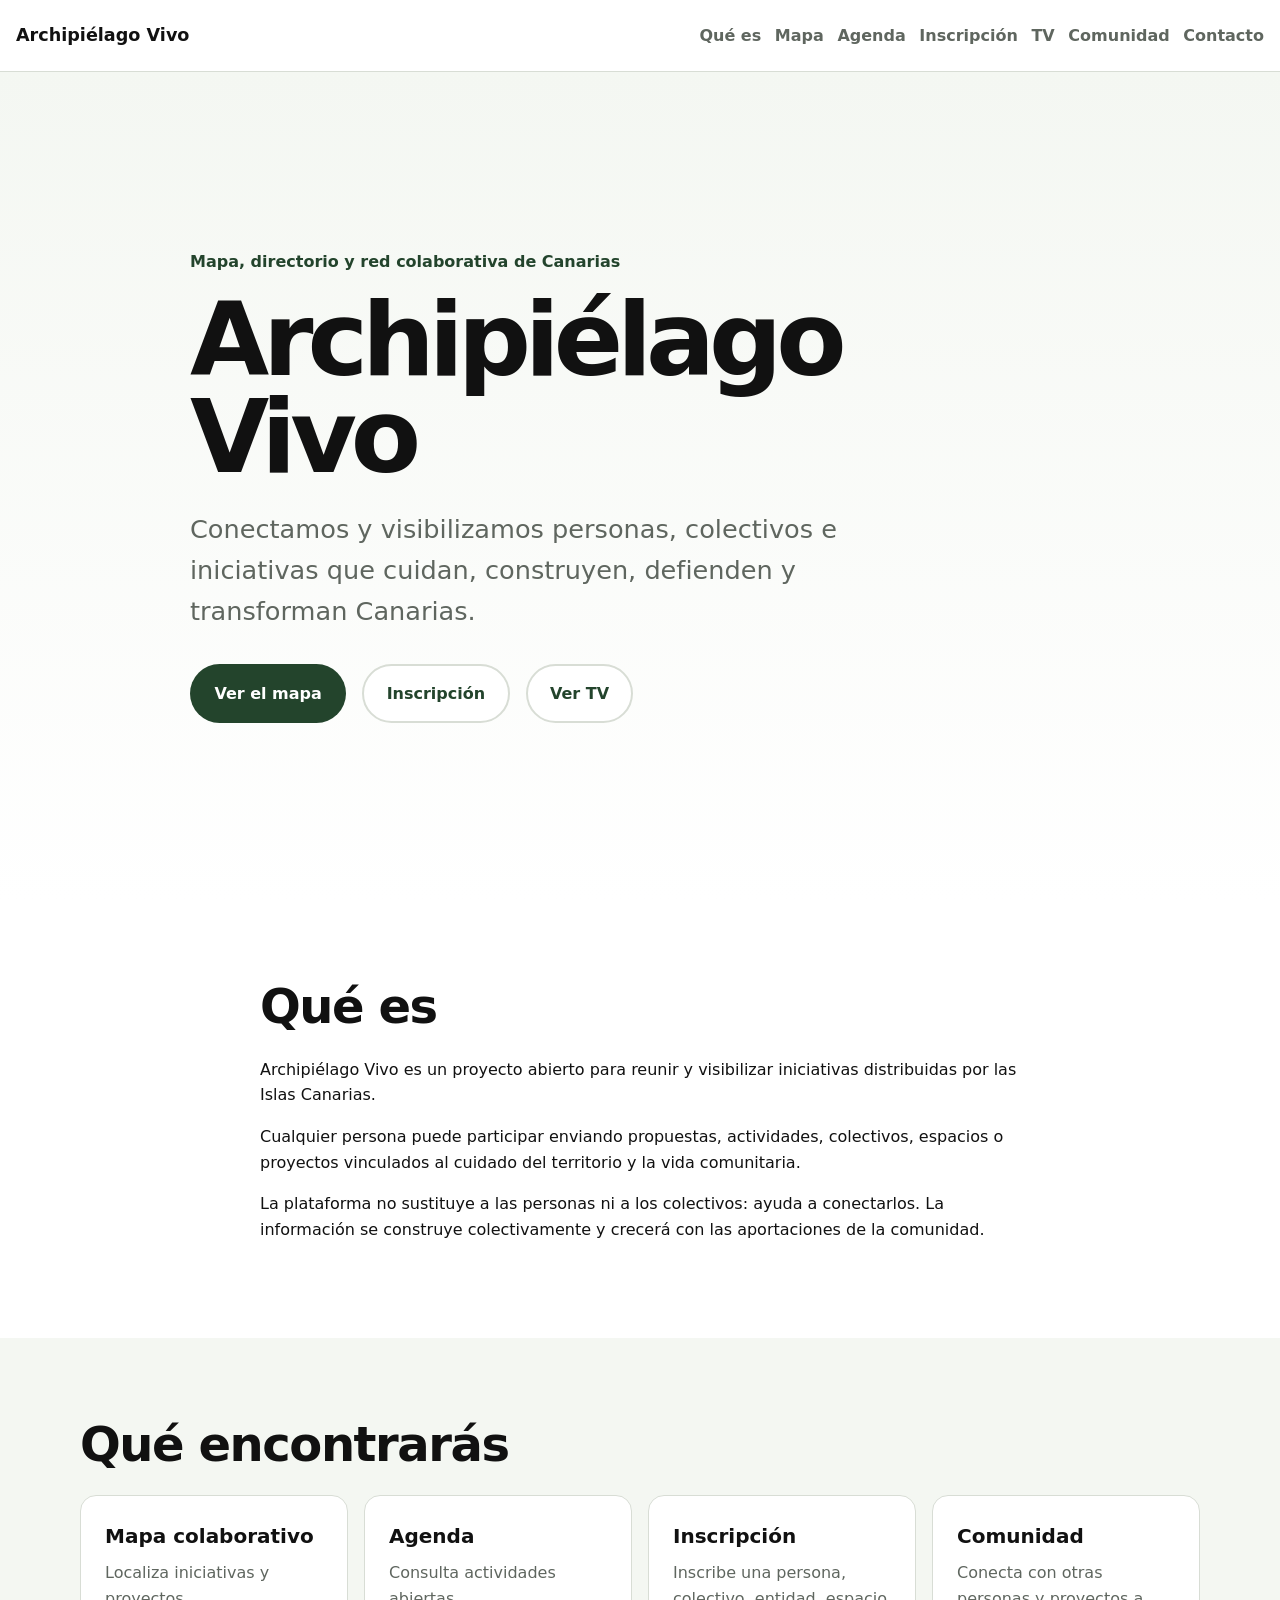
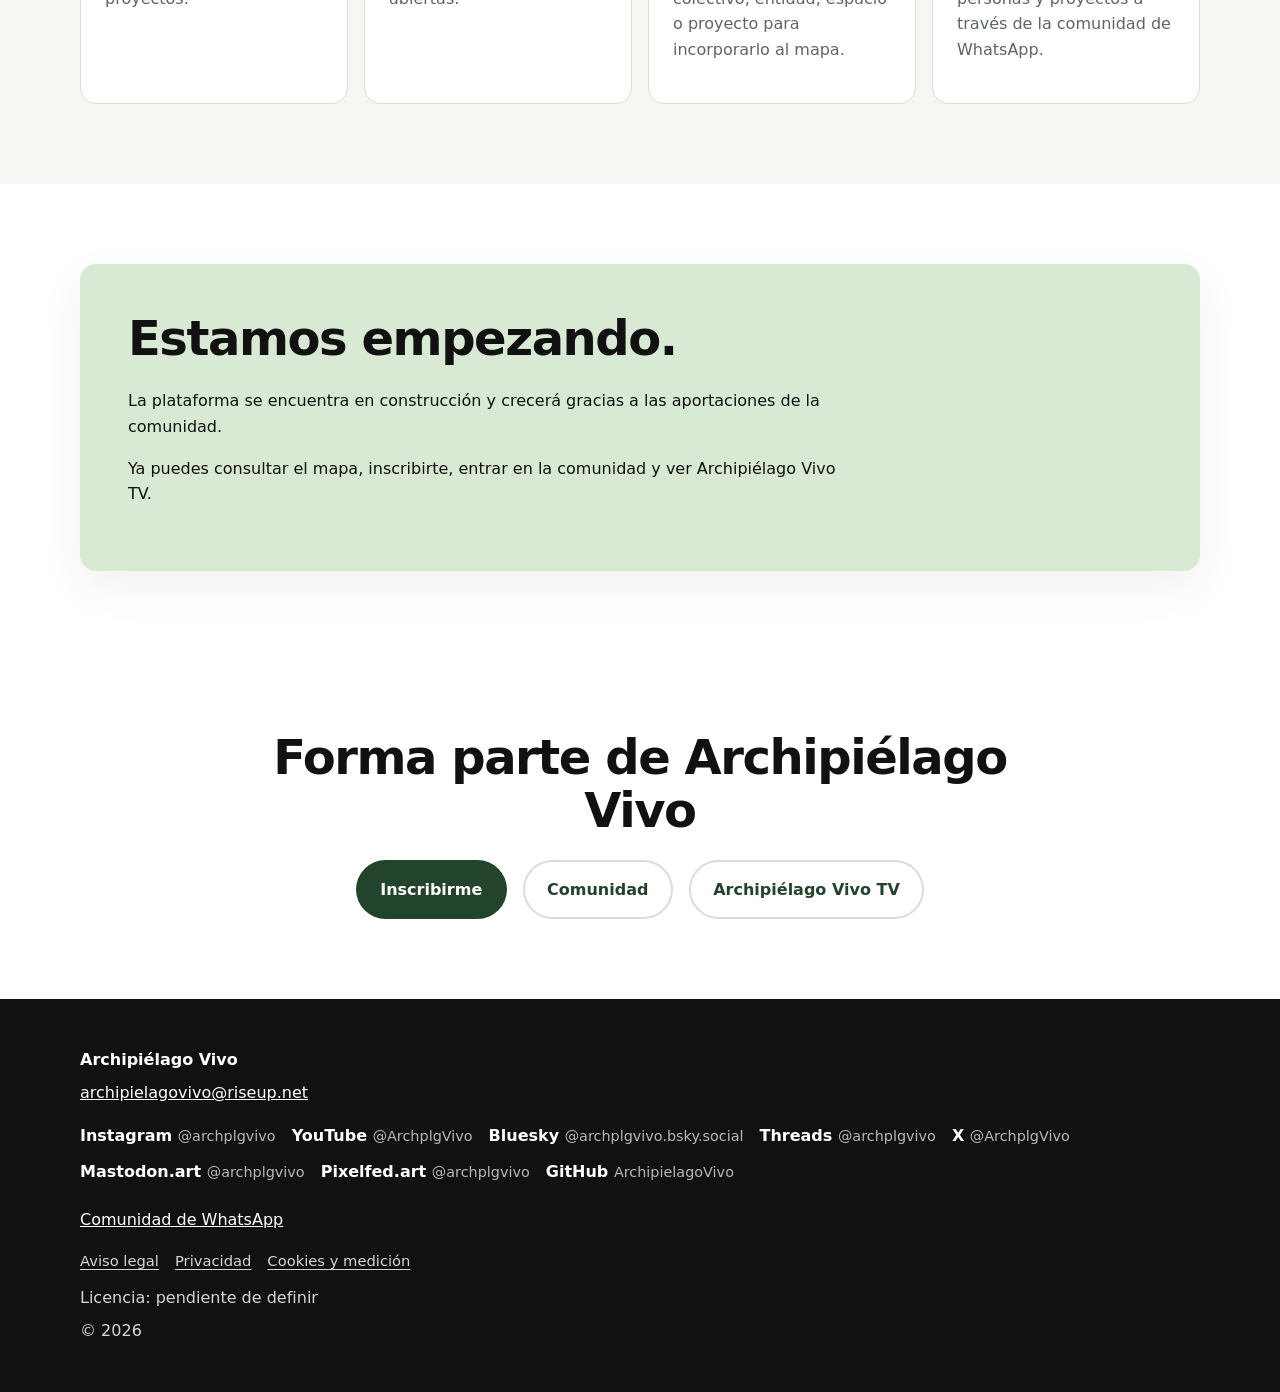
<file: index.html>
<!doctype html>
<html lang="es">
<head>
  <meta charset="utf-8" />
  <meta name="viewport" content="width=device-width, initial-scale=1" />

  <title>Archipiélago Vivo</title>
  <meta name="description" content="Mapa y agenda colaborativa para conectar personas, colectivos e iniciativas que cuidan, construyen y defienden las Islas Canarias." />


  <link rel="icon" href="/favicon.ico" sizes="any" />
  <link rel="icon" type="image/png" sizes="32x32" href="/favicon-32x32.png" />
  <link rel="icon" type="image/png" sizes="16x16" href="/favicon-16x16.png" />
  <link rel="apple-touch-icon" sizes="180x180" href="/apple-touch-icon.png" />
  <link rel="manifest" href="/site.webmanifest" />
  <meta name="theme-color" content="#ffffff" />
  <script src="/analytics.js" defer></script>

  <link rel="stylesheet" href="styles.css" />
</head>

<body>
  <header class="site-header">
    <a class="brand" href="/" aria-label="Inicio de Archipiélago Vivo">
      Archipiélago Vivo
    </a>

    <button
      class="menu-toggle"
      type="button"
      aria-expanded="false"
      aria-controls="main-nav"
    >
      <span class="sr-only">Abrir menú</span>
      ☰
    </button>

    <nav id="main-nav" class="main-nav" aria-label="Navegación principal">
      <a href="#que-es">Qué es</a>
      <a href="/mapa.html">Mapa</a>
      <a href="/agenda.html">Agenda</a>
      <a href="https://inscripcion.archipielagovivo.org/">Inscripción</a>
      <a href="https://tv.archipielagovivo.org/">TV</a>
      <a href="https://chat.whatsapp.com/HhhMOfygVpe51BZMyk6mzS" target="_blank" rel="noopener noreferrer">Comunidad</a>
      <a href="#contacto">Contacto</a>
    </nav>
  </header>

  <main>
    <section class="hero">
      <div class="container hero-content">
        <p class="eyebrow">Mapa, directorio y red colaborativa de Canarias</p>

        <h1>Archipiélago Vivo</h1>

        <p class="hero-text">
          Conectamos y visibilizamos personas, colectivos e iniciativas que cuidan,
          construyen, defienden y transforman Canarias.
        </p>

        <div class="button-group">
          <a class="button button-primary" href="/mapa.html">Ver el mapa</a>
          <a class="button button-secondary" href="https://inscripcion.archipielagovivo.org/">Inscripción</a>
          <a class="button button-secondary" href="https://tv.archipielagovivo.org/">Ver TV</a>
        </div>
      </div>
    </section>

    <section id="que-es" class="section">
      <div class="container narrow">
        <h2>Qué es</h2>

        <p>
          Archipiélago Vivo es un proyecto abierto para reunir y visibilizar
          iniciativas distribuidas por las Islas Canarias.
        </p>

        <p>
          Cualquier persona puede participar enviando propuestas, actividades,
          colectivos, espacios o proyectos vinculados al cuidado del territorio
          y la vida comunitaria.
        </p>

        <p>
          La plataforma no sustituye a las personas ni a los colectivos:
          ayuda a conectarlos. La información se construye colectivamente y
          crecerá con las aportaciones de la comunidad.
        </p>
      </div>
    </section>

    <section class="section section-muted">
      <div class="container">
        <h2>Qué encontrarás</h2>

        <div class="cards">
          <article class="card">
            <h3>Mapa colaborativo</h3>
            <p>Localiza iniciativas y proyectos.</p>
          </article>

          <article class="card">
            <h3>Agenda</h3>
            <p>Consulta actividades abiertas.</p>
          </article>

          <a class="card card-link" href="https://inscripcion.archipielagovivo.org/">
            <h3>Inscripción</h3>
            <p>Inscribe una persona, colectivo, entidad, espacio o proyecto para incorporarlo al mapa.</p>
          </a>

          <a class="card card-link" href="https://chat.whatsapp.com/HhhMOfygVpe51BZMyk6mzS" target="_blank" rel="noopener noreferrer">
            <h3>Comunidad</h3>
            <p>Conecta con otras personas y proyectos a través de la comunidad de WhatsApp.</p>
          </a>
        </div>
      </div>
    </section>

    <section class="section">
      <div class="container">
        <div class="notice">
          <h2>Estamos empezando.</h2>
          <p>
            La plataforma se encuentra en construcción y crecerá gracias a las
            aportaciones de la comunidad.
          </p>
          <p>
            Ya puedes consultar el mapa, inscribirte, entrar en la comunidad y ver Archipiélago Vivo TV.
          </p>
        </div>
      </div>
    </section>

    <section class="section cta">
      <div class="container narrow">
        <h2>Forma parte de Archipiélago Vivo</h2>

        <div class="button-group center">
          <a class="button button-primary" href="https://inscripcion.archipielagovivo.org/">Inscribirme</a>
          <a class="button button-secondary" href="https://chat.whatsapp.com/HhhMOfygVpe51BZMyk6mzS" target="_blank" rel="noopener noreferrer">Comunidad</a>
          <a class="button button-secondary" href="https://tv.archipielagovivo.org/">Archipiélago Vivo TV</a>
        </div>
      </div>
    </section>
  </main>

  <footer id="contacto" class="site-footer">
    <div class="container footer-content">
      <p><strong>Archipiélago Vivo</strong></p>

      <p><a href="mailto:archipielagovivo@riseup.net">archipielagovivo@riseup.net</a></p>

      <div class="footer-social" aria-label="Redes sociales de Archipiélago Vivo">
        <a href="https://www.instagram.com/archplgvivo/" target="_blank" rel="me noopener noreferrer">Instagram <span>@archplgvivo</span></a>
        <a href="https://www.youtube.com/@ArchplgVivo" target="_blank" rel="noopener noreferrer">YouTube <span>@ArchplgVivo</span></a>
        <a href="https://bsky.app/profile/archplgvivo.bsky.social" target="_blank" rel="me noopener noreferrer">Bluesky <span>@archplgvivo.bsky.social</span></a>
        <a href="https://www.threads.com/@archplgvivo" target="_blank" rel="noopener noreferrer">Threads <span>@archplgvivo</span></a>
        <a href="https://x.com/ArchplgVivo" target="_blank" rel="noopener noreferrer">X <span>@ArchplgVivo</span></a>
        <a href="https://mastodon.art/@archplgvivo" target="_blank" rel="me noopener noreferrer">Mastodon.art <span>@archplgvivo</span></a>
        <a href="https://pixelfed.art/archplgvivo" target="_blank" rel="me noopener noreferrer">Pixelfed.art <span>@archplgvivo</span></a>
        <a href="https://github.com/ArchipielagoVivo" target="_blank" rel="noopener noreferrer">GitHub <span>ArchipielagoVivo</span></a>
      </div>

      <p class="footer-community"><a href="https://chat.whatsapp.com/HhhMOfygVpe51BZMyk6mzS" target="_blank" rel="noopener noreferrer">Comunidad de WhatsApp</a></p>

      <nav class="footer-legal" aria-label="Información legal">
        <a href="/aviso-legal.html">Aviso legal</a>
        <a href="/privacidad.html">Privacidad</a>
        <a href="/cookies.html">Cookies y medición</a>
      </nav>

      <p>Licencia: pendiente de definir</p>
      <p>© 2026</p>
    </div>
  </footer>

  <script>
    const menuButton = document.querySelector(".menu-toggle");
    const nav = document.querySelector("#main-nav");

    menuButton.addEventListener("click", () => {
      const isOpen = menuButton.getAttribute("aria-expanded") === "true";
      menuButton.setAttribute("aria-expanded", String(!isOpen));
      nav.classList.toggle("is-open");
    });
  </script>
</body>
</html>
</file>
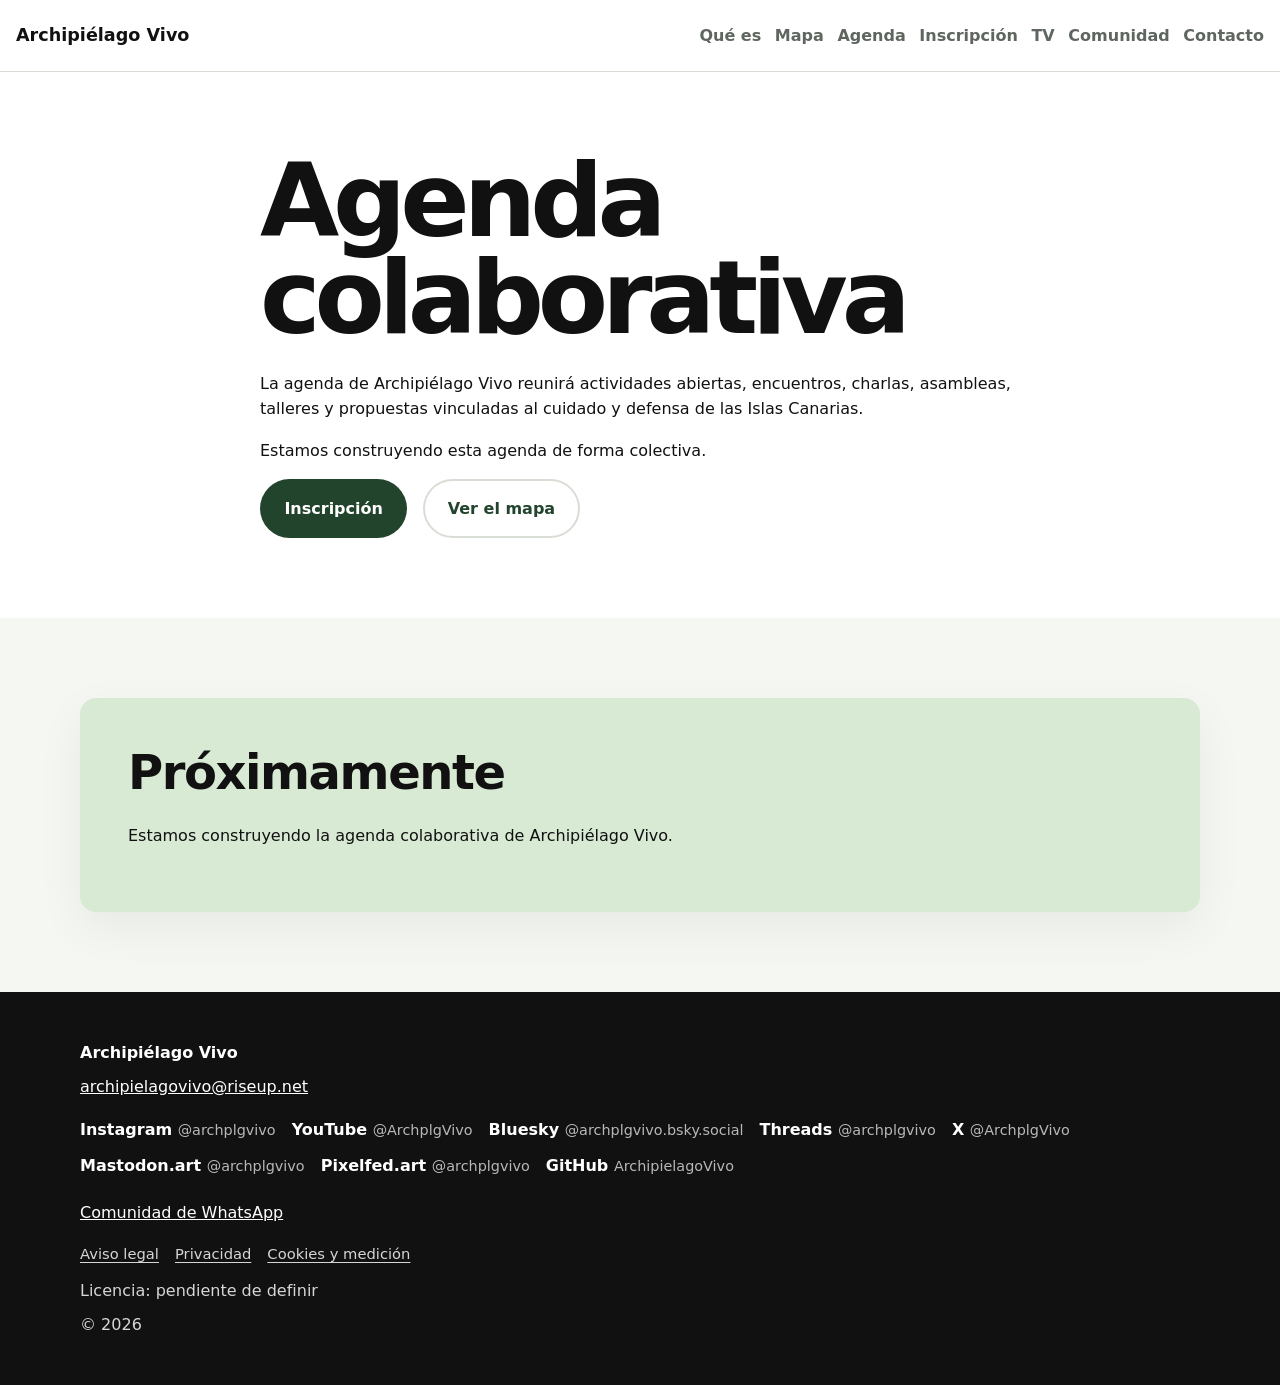
<file: agenda.html>
<!doctype html>
<html lang="es">
<head>
  <meta charset="utf-8" />
  <meta name="viewport" content="width=device-width, initial-scale=1" />

  <title>Agenda colaborativa | Archipiélago Vivo</title>
  <meta
    name="description"
    content="Agenda colaborativa de Archipiélago Vivo para reunir actividades abiertas, encuentros, charlas, asambleas, talleres y propuestas en las Islas Canarias."
  />

  <link rel="canonical" href="https://archipielagovivo.org/agenda.html" />

  <link rel="icon" href="/favicon.ico" sizes="any" />
  <link rel="icon" type="image/png" sizes="32x32" href="/favicon-32x32.png" />
  <link rel="icon" type="image/png" sizes="16x16" href="/favicon-16x16.png" />
  <link rel="apple-touch-icon" sizes="180x180" href="/apple-touch-icon.png" />
  <link rel="manifest" href="/site.webmanifest" />
  <meta name="theme-color" content="#ffffff" />
  <script src="/analytics.js" defer></script>

  <link rel="stylesheet" href="styles.css" />
</head>

<body>
  <header class="site-header">
    <a class="brand" href="/" aria-label="Inicio de Archipiélago Vivo">
      Archipiélago Vivo
    </a>

    <button
      class="menu-toggle"
      type="button"
      aria-expanded="false"
      aria-controls="main-nav"
    >
      <span class="sr-only">Abrir menú</span>
      ☰
    </button>

    <nav id="main-nav" class="main-nav" aria-label="Navegación principal">
      <a href="/#que-es">Qué es</a>
      <a href="/mapa.html">Mapa</a>
      <a href="/agenda.html" aria-current="page">Agenda</a>
      <a href="https://inscripcion.archipielagovivo.org/">Inscripción</a>
      <a href="https://tv.archipielagovivo.org/">TV</a>
      <a href="https://chat.whatsapp.com/HhhMOfygVpe51BZMyk6mzS" target="_blank" rel="noopener noreferrer">Comunidad</a>
      <a href="#contacto">Contacto</a>
    </nav>
  </header>

  <main>
    <section class="section">
      <div class="container narrow">
        <h1>Agenda colaborativa</h1>

        <p>
          La agenda de Archipiélago Vivo reunirá actividades abiertas,
          encuentros, charlas, asambleas, talleres y propuestas vinculadas al
          cuidado y defensa de las Islas Canarias.
        </p>

        <p>
          Estamos construyendo esta agenda de forma colectiva.
        </p>

        <div class="button-group">
          <a class="button button-primary" href="https://inscripcion.archipielagovivo.org/">
            Inscripción
          </a>
          <a class="button button-secondary" href="/mapa.html">
            Ver el mapa
          </a>
        </div>
      </div>
    </section>

    <section class="section section-muted">
      <div class="container">
        <div class="notice">
          <h2>Próximamente</h2>
          <p>
            Estamos construyendo la agenda colaborativa de Archipiélago Vivo.
          </p>
        </div>
      </div>
    </section>
  </main>

  <footer id="contacto" class="site-footer">
    <div class="container footer-content">
      <p><strong>Archipiélago Vivo</strong></p>

      <p><a href="mailto:archipielagovivo@riseup.net">archipielagovivo@riseup.net</a></p>

      <div class="footer-social" aria-label="Redes sociales de Archipiélago Vivo">
        <a href="https://www.instagram.com/archplgvivo/" target="_blank" rel="me noopener noreferrer">Instagram <span>@archplgvivo</span></a>
        <a href="https://www.youtube.com/@ArchplgVivo" target="_blank" rel="noopener noreferrer">YouTube <span>@ArchplgVivo</span></a>
        <a href="https://bsky.app/profile/archplgvivo.bsky.social" target="_blank" rel="me noopener noreferrer">Bluesky <span>@archplgvivo.bsky.social</span></a>
        <a href="https://www.threads.com/@archplgvivo" target="_blank" rel="noopener noreferrer">Threads <span>@archplgvivo</span></a>
        <a href="https://x.com/ArchplgVivo" target="_blank" rel="noopener noreferrer">X <span>@ArchplgVivo</span></a>
        <a href="https://mastodon.art/@archplgvivo" target="_blank" rel="me noopener noreferrer">Mastodon.art <span>@archplgvivo</span></a>
        <a href="https://pixelfed.art/archplgvivo" target="_blank" rel="me noopener noreferrer">Pixelfed.art <span>@archplgvivo</span></a>
        <a href="https://github.com/ArchipielagoVivo" target="_blank" rel="noopener noreferrer">GitHub <span>ArchipielagoVivo</span></a>
      </div>

      <p class="footer-community"><a href="https://chat.whatsapp.com/HhhMOfygVpe51BZMyk6mzS" target="_blank" rel="noopener noreferrer">Comunidad de WhatsApp</a></p>

      <nav class="footer-legal" aria-label="Información legal">
        <a href="/aviso-legal.html">Aviso legal</a>
        <a href="/privacidad.html">Privacidad</a>
        <a href="/cookies.html">Cookies y medición</a>
      </nav>

      <p>Licencia: pendiente de definir</p>
      <p>© 2026</p>
    </div>
  </footer>

  <script>
    const menuButton = document.querySelector(".menu-toggle");
    const nav = document.querySelector("#main-nav");

    menuButton.addEventListener("click", () => {
      const isOpen = menuButton.getAttribute("aria-expanded") === "true";
      menuButton.setAttribute("aria-expanded", String(!isOpen));
      nav.classList.toggle("is-open");
    });
  </script>
</body>
</html>
</file>
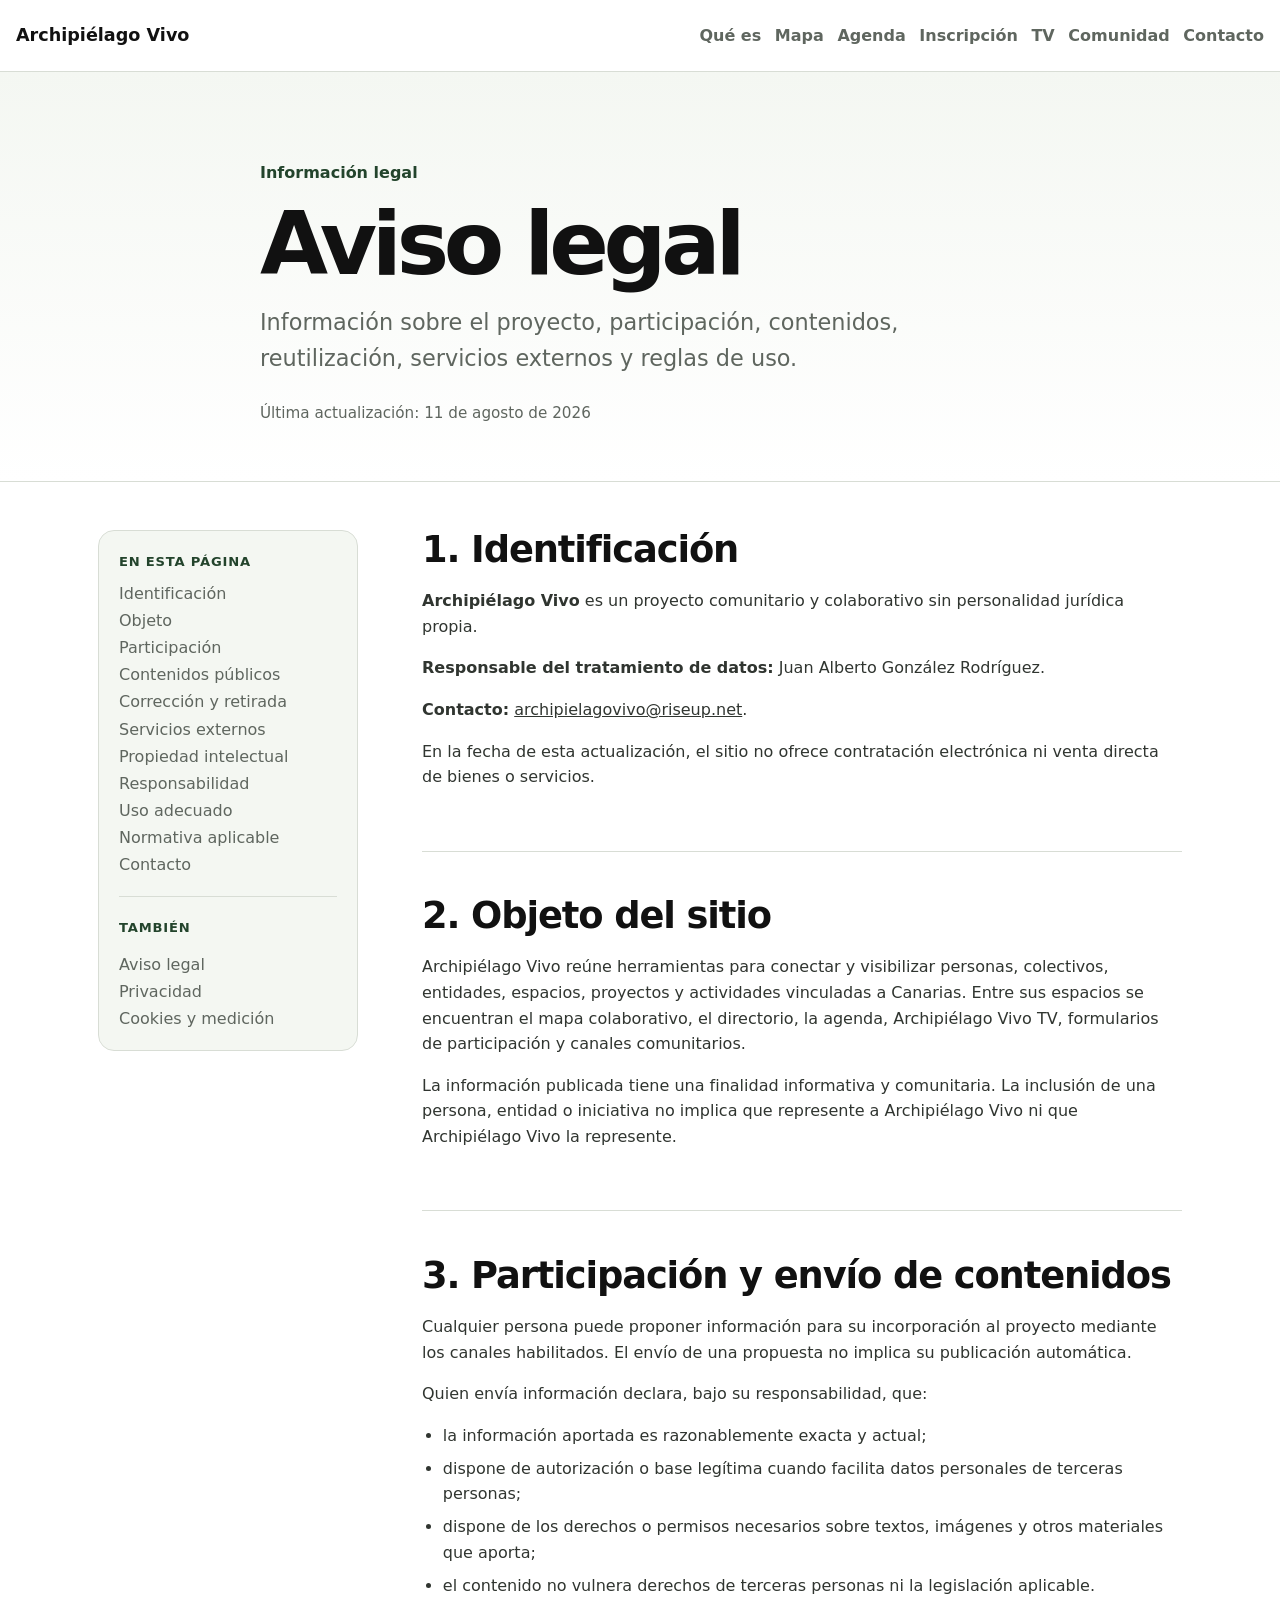
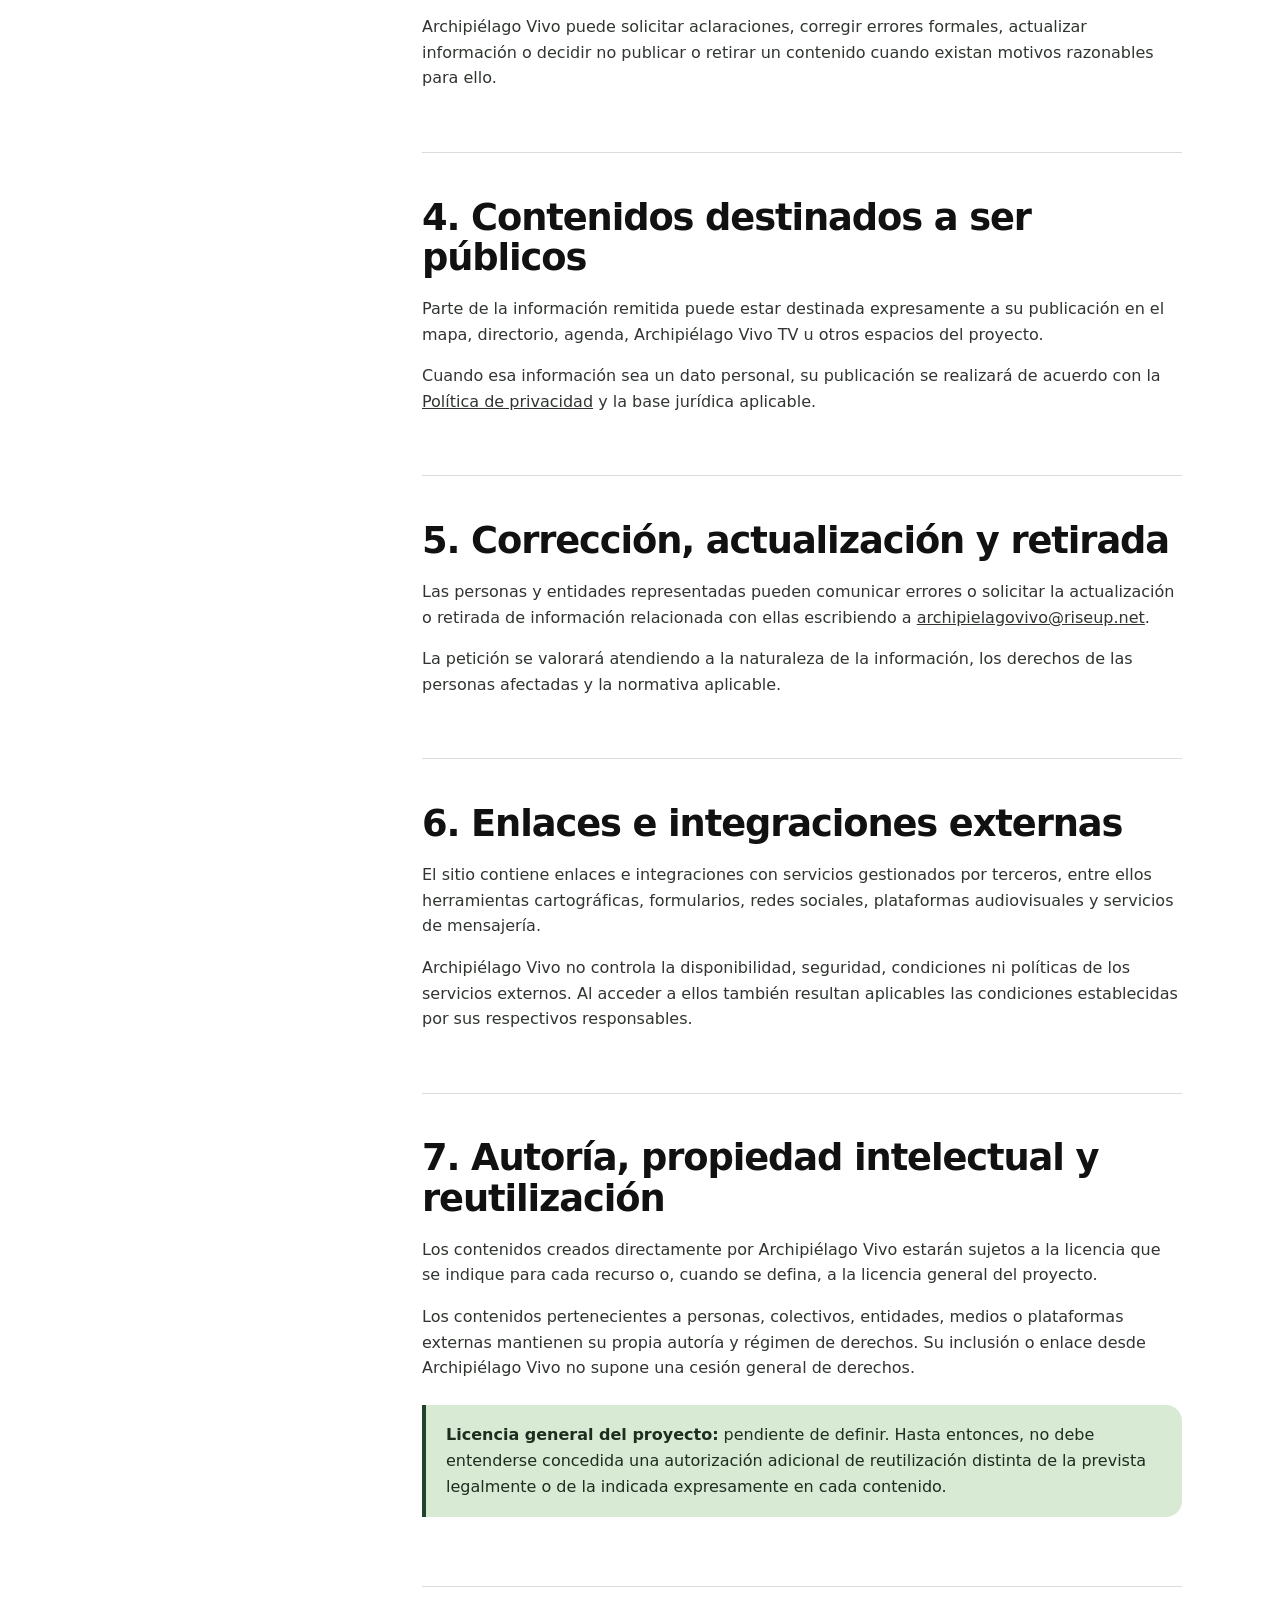
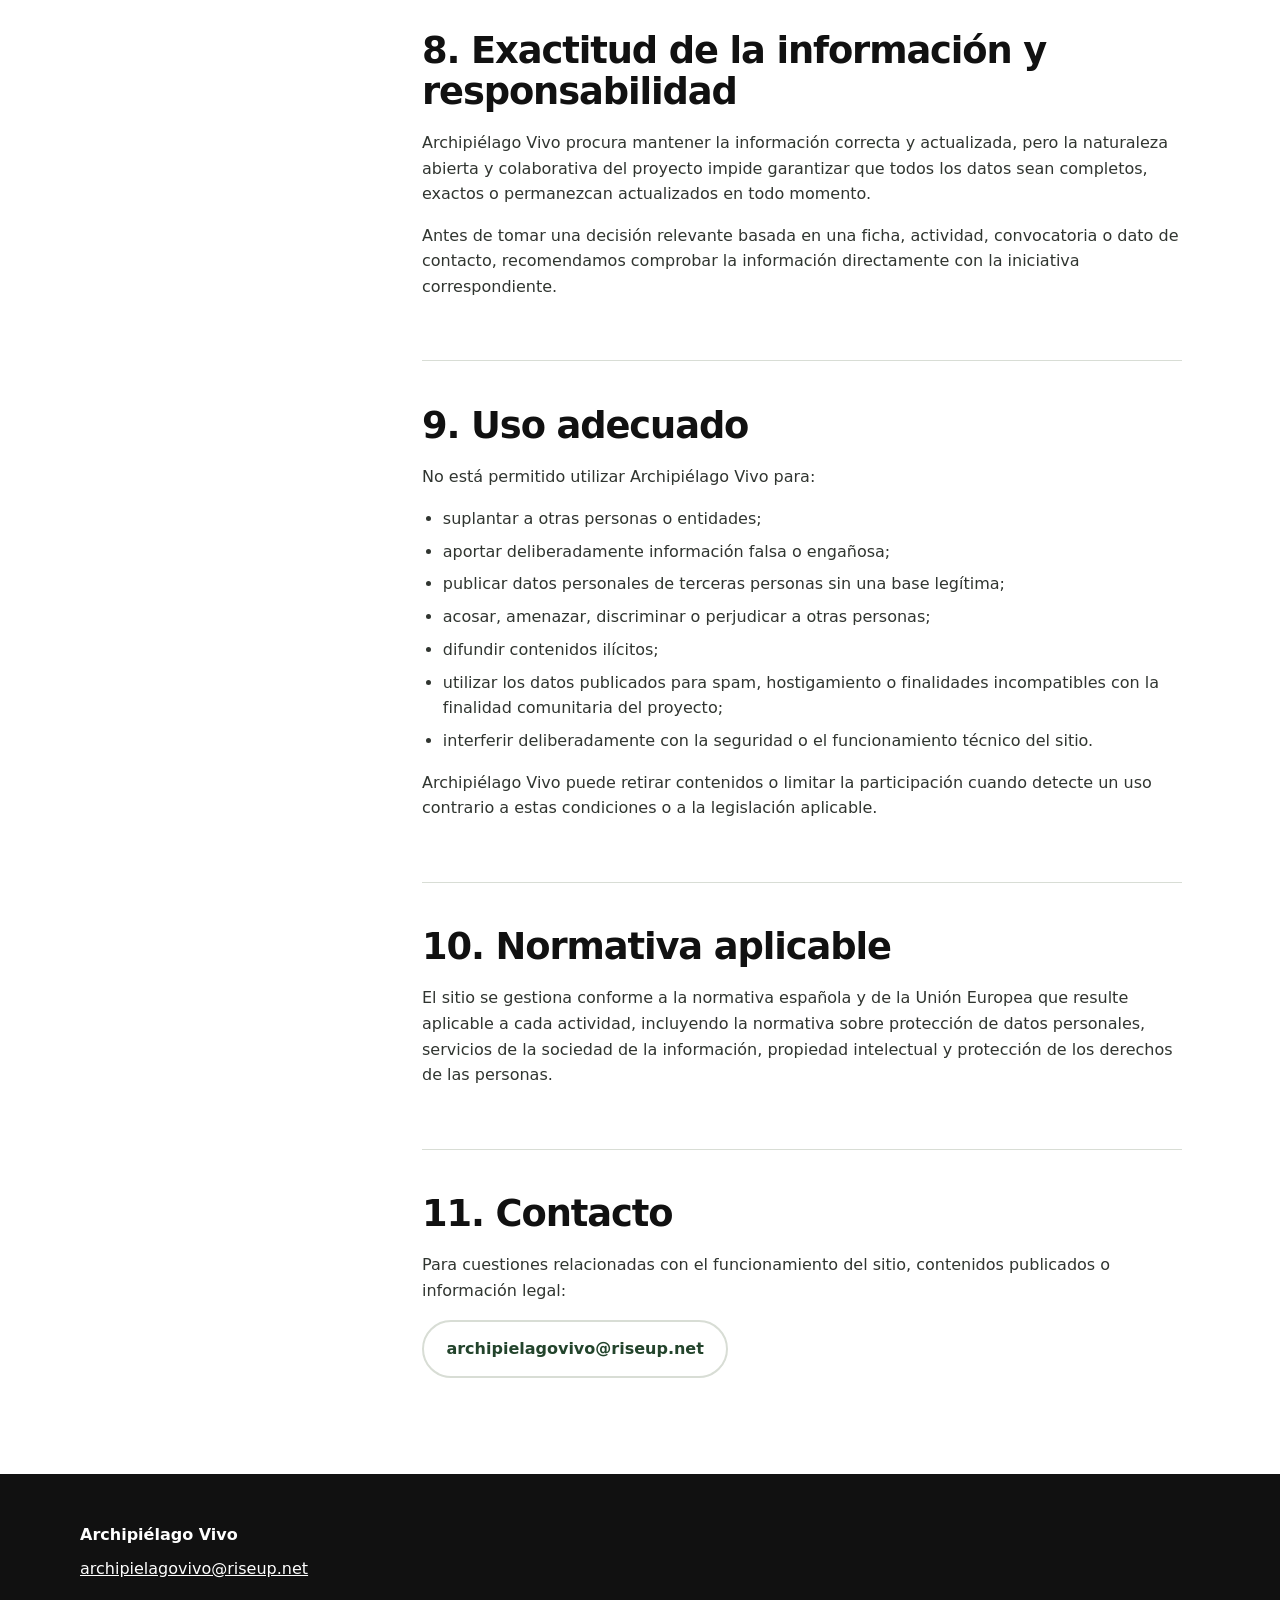
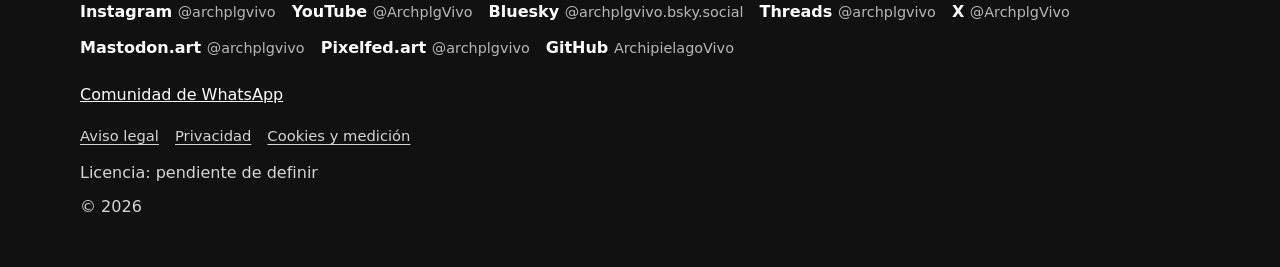
<file: aviso-legal.html>
<!doctype html>
<html lang="es">
<head>
  <meta charset="utf-8" />
  <meta name="viewport" content="width=device-width, initial-scale=1" />
  <title>Aviso legal y condiciones de uso | Archipiélago Vivo</title>
  <meta name="description" content="Aviso legal y condiciones de uso de Archipiélago Vivo." />
  <link rel="canonical" href="https://archipielagovivo.org/aviso-legal.html" />
  <link rel="icon" href="/favicon.ico" sizes="any" />
  <link rel="icon" type="image/png" sizes="32x32" href="/favicon-32x32.png" />
  <link rel="icon" type="image/png" sizes="16x16" href="/favicon-16x16.png" />
  <link rel="apple-touch-icon" sizes="180x180" href="/apple-touch-icon.png" />
  <link rel="manifest" href="/site.webmanifest" />
  <meta name="theme-color" content="#ffffff" />
  <script src="/analytics.js" defer></script>
  <link rel="stylesheet" href="/styles.css" />
</head>
<body>
  <header class="site-header">
    <a class="brand" href="/" aria-label="Inicio de Archipiélago Vivo">Archipiélago Vivo</a>

    <button class="menu-toggle" type="button" aria-expanded="false" aria-controls="main-nav">
      <span class="sr-only">Abrir menú</span>
      ☰
    </button>

    <nav id="main-nav" class="main-nav" aria-label="Navegación principal">
      <a href="/#que-es">Qué es</a>
      <a href="/mapa.html">Mapa</a>
      <a href="/agenda.html">Agenda</a>
      <a href="https://inscripcion.archipielagovivo.org/">Inscripción</a>
      <a href="https://tv.archipielagovivo.org/">TV</a>
      <a href="https://chat.whatsapp.com/HhhMOfygVpe51BZMyk6mzS" target="_blank" rel="noopener noreferrer">Comunidad</a>
      <a href="#contacto">Contacto</a>
    </nav>
  </header>

  <main>
    <section class="legal-hero">
      <div class="container narrow">
        <p class="eyebrow">Información legal</p>
        <h1>Aviso legal</h1>
        <p class="legal-lead">Información sobre el proyecto, participación, contenidos, reutilización, servicios externos y reglas de uso.</p>
        <p class="legal-updated">Última actualización: 11 de agosto de 2026</p>
      </div>
    </section>

    <section class="section legal-page">
      <div class="container legal-layout">
        <aside class="legal-sidebar" aria-label="Índice de esta página">
          <p class="legal-sidebar-title">En esta página</p>
          <nav><a href="#identificacion">Identificación</a><a href="#objeto">Objeto</a><a href="#participacion">Participación</a><a href="#publicos">Contenidos públicos</a><a href="#retirada">Corrección y retirada</a><a href="#externos">Servicios externos</a><a href="#propiedad">Propiedad intelectual</a><a href="#responsabilidad">Responsabilidad</a><a href="#uso">Uso adecuado</a><a href="#ley">Normativa aplicable</a><a href="#contacto-legal">Contacto</a></nav>
          <div class="legal-related">
            <p class="legal-sidebar-title">También</p>
            <a href="/aviso-legal.html">Aviso legal</a>
            <a href="/privacidad.html">Privacidad</a>
            <a href="/cookies.html">Cookies y medición</a>
          </div>
        </aside>

        <article class="legal-content">
          <section id="identificacion" class="legal-section">
            <h2>1. Identificación</h2>
            <p><strong>Archipiélago Vivo</strong> es un proyecto comunitario y colaborativo sin personalidad jurídica propia.</p>
            <p><strong>Responsable del tratamiento de datos:</strong> Juan Alberto González Rodríguez.</p>
            <p><strong>Contacto:</strong> <a href="mailto:archipielagovivo@riseup.net">archipielagovivo@riseup.net</a>.</p>
            <p>En la fecha de esta actualización, el sitio no ofrece contratación electrónica ni venta directa de bienes o servicios.</p>
          </section>

          <section id="objeto" class="legal-section">
            <h2>2. Objeto del sitio</h2>
            <p>Archipiélago Vivo reúne herramientas para conectar y visibilizar personas, colectivos, entidades, espacios, proyectos y actividades vinculadas a Canarias. Entre sus espacios se encuentran el mapa colaborativo, el directorio, la agenda, Archipiélago Vivo TV, formularios de participación y canales comunitarios.</p>
            <p>La información publicada tiene una finalidad informativa y comunitaria. La inclusión de una persona, entidad o iniciativa no implica que represente a Archipiélago Vivo ni que Archipiélago Vivo la represente.</p>
          </section>

          <section id="participacion" class="legal-section">
            <h2>3. Participación y envío de contenidos</h2>
            <p>Cualquier persona puede proponer información para su incorporación al proyecto mediante los canales habilitados. El envío de una propuesta no implica su publicación automática.</p>
            <p>Quien envía información declara, bajo su responsabilidad, que:</p>
            <ul>
              <li>la información aportada es razonablemente exacta y actual;</li>
              <li>dispone de autorización o base legítima cuando facilita datos personales de terceras personas;</li>
              <li>dispone de los derechos o permisos necesarios sobre textos, imágenes y otros materiales que aporta;</li>
              <li>el contenido no vulnera derechos de terceras personas ni la legislación aplicable.</li>
            </ul>
            <p>Archipiélago Vivo puede solicitar aclaraciones, corregir errores formales, actualizar información o decidir no publicar o retirar un contenido cuando existan motivos razonables para ello.</p>
          </section>

          <section id="publicos" class="legal-section">
            <h2>4. Contenidos destinados a ser públicos</h2>
            <p>Parte de la información remitida puede estar destinada expresamente a su publicación en el mapa, directorio, agenda, Archipiélago Vivo TV u otros espacios del proyecto.</p>
            <p>Cuando esa información sea un dato personal, su publicación se realizará de acuerdo con la <a href="/privacidad.html">Política de privacidad</a> y la base jurídica aplicable.</p>
          </section>

          <section id="retirada" class="legal-section">
            <h2>5. Corrección, actualización y retirada</h2>
            <p>Las personas y entidades representadas pueden comunicar errores o solicitar la actualización o retirada de información relacionada con ellas escribiendo a <a href="mailto:archipielagovivo@riseup.net">archipielagovivo@riseup.net</a>.</p>
            <p>La petición se valorará atendiendo a la naturaleza de la información, los derechos de las personas afectadas y la normativa aplicable.</p>
          </section>

          <section id="externos" class="legal-section">
            <h2>6. Enlaces e integraciones externas</h2>
            <p>El sitio contiene enlaces e integraciones con servicios gestionados por terceros, entre ellos herramientas cartográficas, formularios, redes sociales, plataformas audiovisuales y servicios de mensajería.</p>
            <p>Archipiélago Vivo no controla la disponibilidad, seguridad, condiciones ni políticas de los servicios externos. Al acceder a ellos también resultan aplicables las condiciones establecidas por sus respectivos responsables.</p>
          </section>

          <section id="propiedad" class="legal-section">
            <h2>7. Autoría, propiedad intelectual y reutilización</h2>
            <p>Los contenidos creados directamente por Archipiélago Vivo estarán sujetos a la licencia que se indique para cada recurso o, cuando se defina, a la licencia general del proyecto.</p>
            <p>Los contenidos pertenecientes a personas, colectivos, entidades, medios o plataformas externas mantienen su propia autoría y régimen de derechos. Su inclusión o enlace desde Archipiélago Vivo no supone una cesión general de derechos.</p>
            <div class="legal-note"><strong>Licencia general del proyecto:</strong> pendiente de definir. Hasta entonces, no debe entenderse concedida una autorización adicional de reutilización distinta de la prevista legalmente o de la indicada expresamente en cada contenido.</div>
          </section>

          <section id="responsabilidad" class="legal-section">
            <h2>8. Exactitud de la información y responsabilidad</h2>
            <p>Archipiélago Vivo procura mantener la información correcta y actualizada, pero la naturaleza abierta y colaborativa del proyecto impide garantizar que todos los datos sean completos, exactos o permanezcan actualizados en todo momento.</p>
            <p>Antes de tomar una decisión relevante basada en una ficha, actividad, convocatoria o dato de contacto, recomendamos comprobar la información directamente con la iniciativa correspondiente.</p>
          </section>

          <section id="uso" class="legal-section">
            <h2>9. Uso adecuado</h2>
            <p>No está permitido utilizar Archipiélago Vivo para:</p>
            <ul>
              <li>suplantar a otras personas o entidades;</li>
              <li>aportar deliberadamente información falsa o engañosa;</li>
              <li>publicar datos personales de terceras personas sin una base legítima;</li>
              <li>acosar, amenazar, discriminar o perjudicar a otras personas;</li>
              <li>difundir contenidos ilícitos;</li>
              <li>utilizar los datos publicados para spam, hostigamiento o finalidades incompatibles con la finalidad comunitaria del proyecto;</li>
              <li>interferir deliberadamente con la seguridad o el funcionamiento técnico del sitio.</li>
            </ul>
            <p>Archipiélago Vivo puede retirar contenidos o limitar la participación cuando detecte un uso contrario a estas condiciones o a la legislación aplicable.</p>
          </section>

          <section id="ley" class="legal-section">
            <h2>10. Normativa aplicable</h2>
            <p>El sitio se gestiona conforme a la normativa española y de la Unión Europea que resulte aplicable a cada actividad, incluyendo la normativa sobre protección de datos personales, servicios de la sociedad de la información, propiedad intelectual y protección de los derechos de las personas.</p>
          </section>

          <section id="contacto-legal" class="legal-section">
            <h2>11. Contacto</h2>
            <p>Para cuestiones relacionadas con el funcionamiento del sitio, contenidos publicados o información legal:</p>
            <p><a class="button button-secondary legal-contact-button" href="mailto:archipielagovivo@riseup.net">archipielagovivo@riseup.net</a></p>
          </section>
        </article>
      </div>
    </section>
  </main>

  <footer id="contacto" class="site-footer">
    <div class="container footer-content">
      <p><strong>Archipiélago Vivo</strong></p>

      <p><a href="mailto:archipielagovivo@riseup.net">archipielagovivo@riseup.net</a></p>

      <div class="footer-social" aria-label="Redes sociales de Archipiélago Vivo">
        <a href="https://www.instagram.com/archplgvivo/" target="_blank" rel="me noopener noreferrer">Instagram <span>@archplgvivo</span></a>
        <a href="https://www.youtube.com/@ArchplgVivo" target="_blank" rel="noopener noreferrer">YouTube <span>@ArchplgVivo</span></a>
        <a href="https://bsky.app/profile/archplgvivo.bsky.social" target="_blank" rel="me noopener noreferrer">Bluesky <span>@archplgvivo.bsky.social</span></a>
        <a href="https://www.threads.com/@archplgvivo" target="_blank" rel="noopener noreferrer">Threads <span>@archplgvivo</span></a>
        <a href="https://x.com/ArchplgVivo" target="_blank" rel="noopener noreferrer">X <span>@ArchplgVivo</span></a>
        <a href="https://mastodon.art/@archplgvivo" target="_blank" rel="me noopener noreferrer">Mastodon.art <span>@archplgvivo</span></a>
        <a href="https://pixelfed.art/archplgvivo" target="_blank" rel="me noopener noreferrer">Pixelfed.art <span>@archplgvivo</span></a>
        <a href="https://github.com/ArchipielagoVivo" target="_blank" rel="noopener noreferrer">GitHub <span>ArchipielagoVivo</span></a>
      </div>

      <p class="footer-community"><a href="https://chat.whatsapp.com/HhhMOfygVpe51BZMyk6mzS" target="_blank" rel="noopener noreferrer">Comunidad de WhatsApp</a></p>

      <nav class="footer-legal" aria-label="Información legal">
        <a href="/aviso-legal.html">Aviso legal</a>
        <a href="/privacidad.html">Privacidad</a>
        <a href="/cookies.html">Cookies y medición</a>
      </nav>

      <p>Licencia: pendiente de definir</p>
      <p>© 2026</p>
    </div>
  </footer>
  <script>
    const menuButton = document.querySelector(".menu-toggle");
    const nav = document.querySelector("#main-nav");
    menuButton.addEventListener("click", () => {
      const isOpen = menuButton.getAttribute("aria-expanded") === "true";
      menuButton.setAttribute("aria-expanded", String(!isOpen));
      nav.classList.toggle("is-open");
    });
  </script>
</body>
</html>
</file>
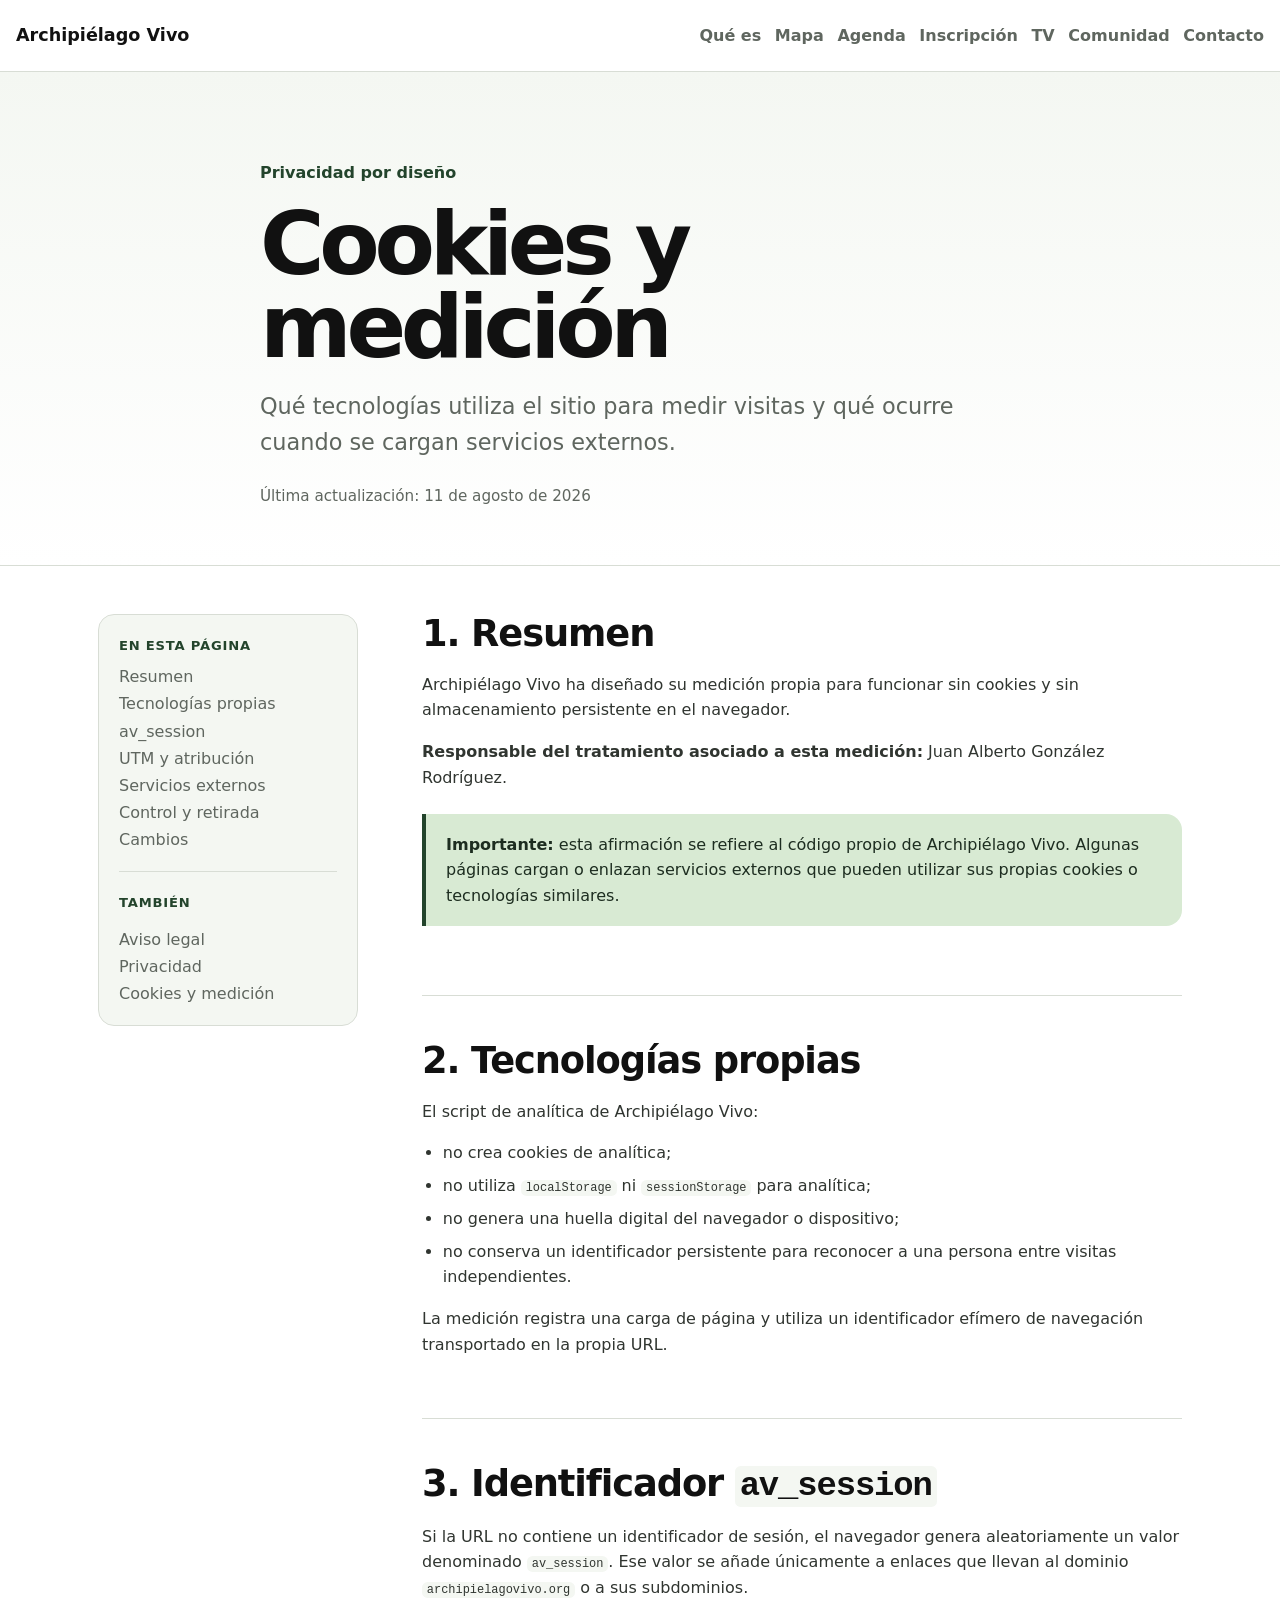
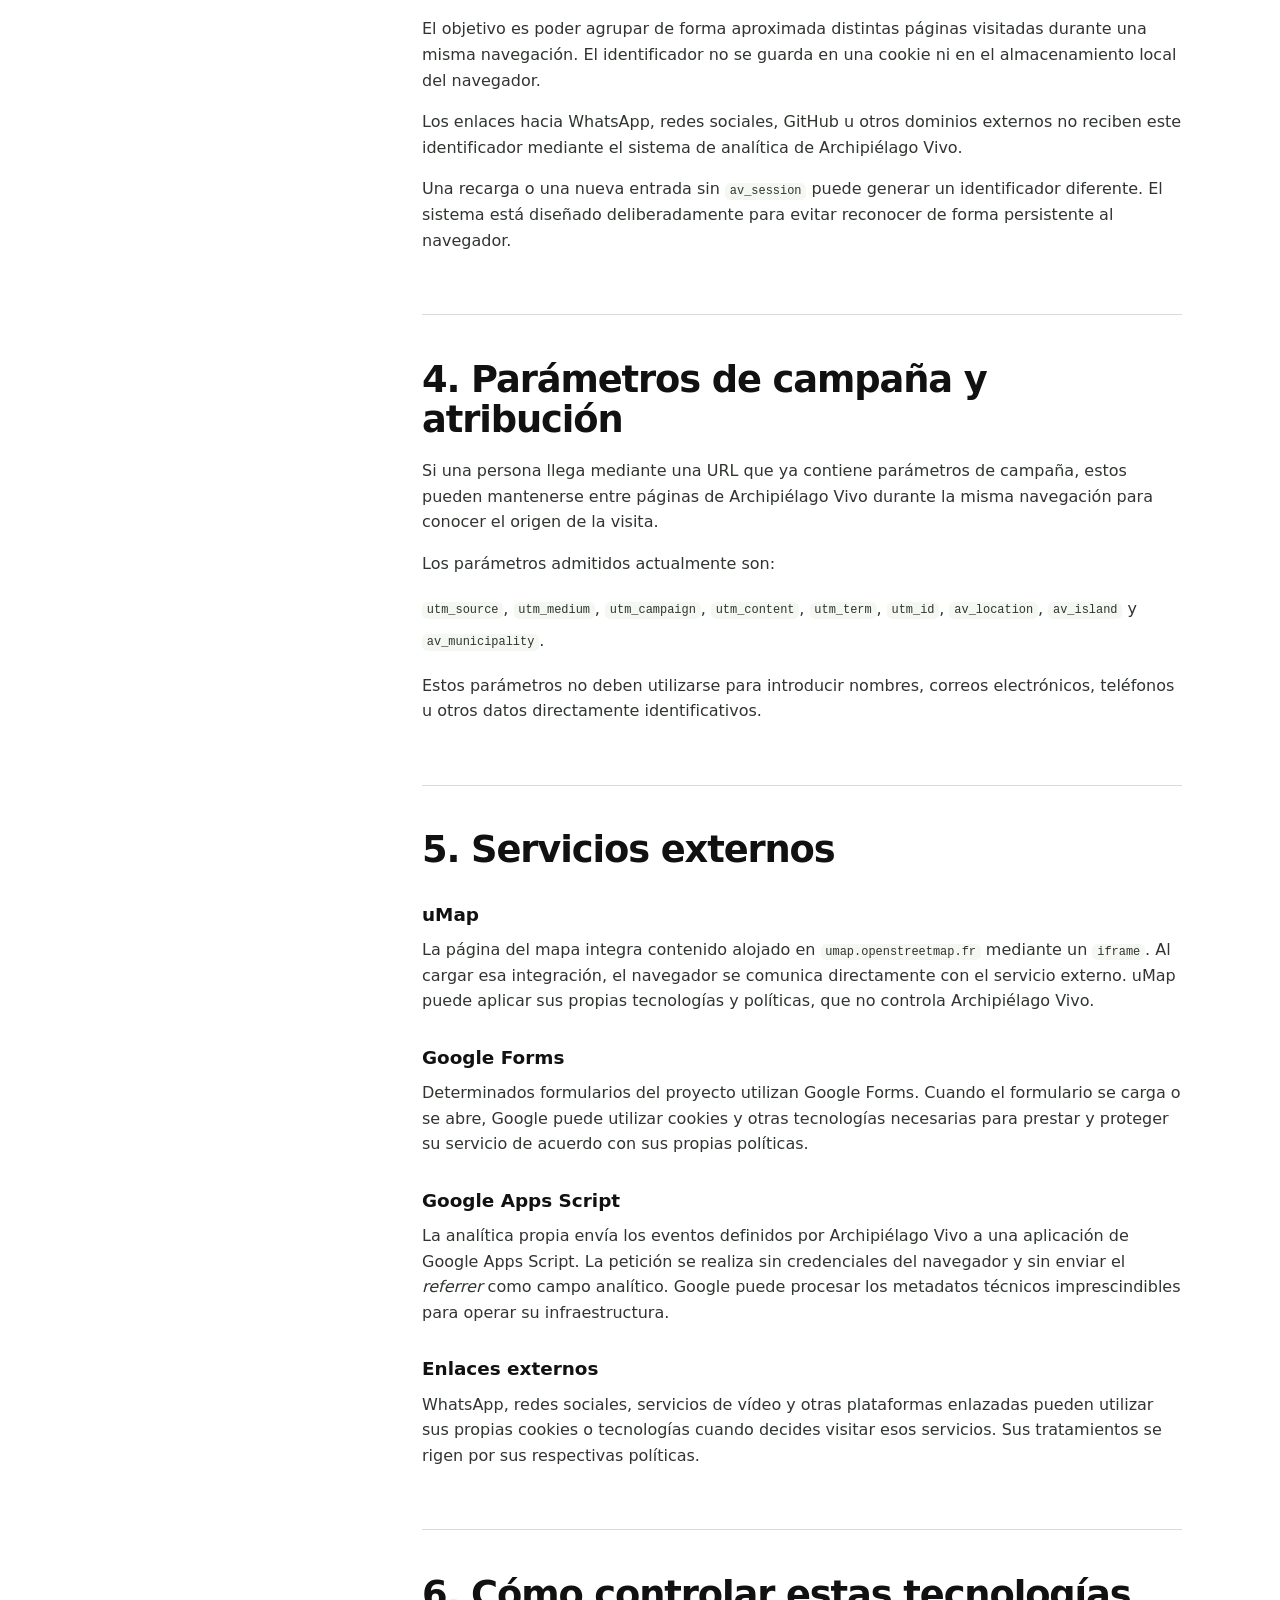
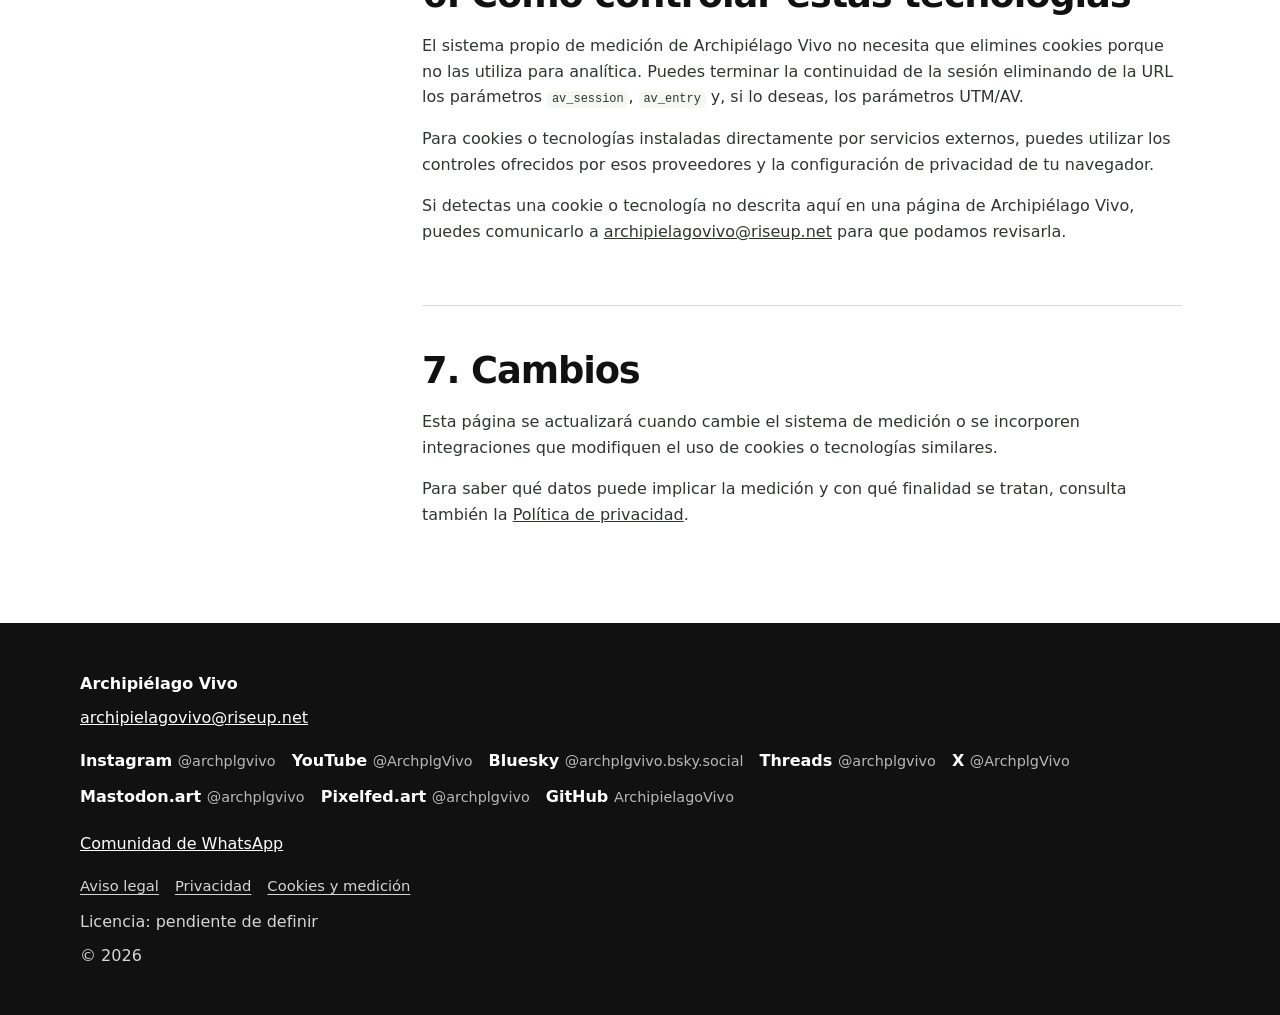
<file: cookies.html>
<!doctype html>
<html lang="es">
<head>
  <meta charset="utf-8" />
  <meta name="viewport" content="width=device-width, initial-scale=1" />
  <title>Cookies y tecnologías de medición | Archipiélago Vivo</title>
  <meta name="description" content="Información sobre cookies, av_session, parámetros UTM, analítica propia y servicios externos de Archipiélago Vivo." />
  <link rel="canonical" href="https://archipielagovivo.org/cookies.html" />
  <link rel="icon" href="/favicon.ico" sizes="any" />
  <link rel="icon" type="image/png" sizes="32x32" href="/favicon-32x32.png" />
  <link rel="icon" type="image/png" sizes="16x16" href="/favicon-16x16.png" />
  <link rel="apple-touch-icon" sizes="180x180" href="/apple-touch-icon.png" />
  <link rel="manifest" href="/site.webmanifest" />
  <meta name="theme-color" content="#ffffff" />
  <script src="/analytics.js" defer></script>
  <link rel="stylesheet" href="/styles.css" />
</head>
<body>
  <header class="site-header">
    <a class="brand" href="/" aria-label="Inicio de Archipiélago Vivo">Archipiélago Vivo</a>

    <button class="menu-toggle" type="button" aria-expanded="false" aria-controls="main-nav">
      <span class="sr-only">Abrir menú</span>
      ☰
    </button>

    <nav id="main-nav" class="main-nav" aria-label="Navegación principal">
      <a href="/#que-es">Qué es</a>
      <a href="/mapa.html">Mapa</a>
      <a href="/agenda.html">Agenda</a>
      <a href="https://inscripcion.archipielagovivo.org/">Inscripción</a>
      <a href="https://tv.archipielagovivo.org/">TV</a>
      <a href="https://chat.whatsapp.com/HhhMOfygVpe51BZMyk6mzS" target="_blank" rel="noopener noreferrer">Comunidad</a>
      <a href="#contacto">Contacto</a>
    </nav>
  </header>

  <main>
    <section class="legal-hero">
      <div class="container narrow">
        <p class="eyebrow">Privacidad por diseño</p>
        <h1>Cookies y medición</h1>
        <p class="legal-lead">Qué tecnologías utiliza el sitio para medir visitas y qué ocurre cuando se cargan servicios externos.</p>
        <p class="legal-updated">Última actualización: 11 de agosto de 2026</p>
      </div>
    </section>

    <section class="section legal-page">
      <div class="container legal-layout">
        <aside class="legal-sidebar" aria-label="Índice de esta página">
          <p class="legal-sidebar-title">En esta página</p>
          <nav><a href="#resumen">Resumen</a><a href="#propias">Tecnologías propias</a><a href="#sesion">av_session</a><a href="#utm">UTM y atribución</a><a href="#terceros">Servicios externos</a><a href="#control">Control y retirada</a><a href="#cambios">Cambios</a></nav>
          <div class="legal-related">
            <p class="legal-sidebar-title">También</p>
            <a href="/aviso-legal.html">Aviso legal</a>
            <a href="/privacidad.html">Privacidad</a>
            <a href="/cookies.html">Cookies y medición</a>
          </div>
        </aside>

        <article class="legal-content">
          <section id="resumen" class="legal-section">
            <h2>1. Resumen</h2>
            <p>Archipiélago Vivo ha diseñado su medición propia para funcionar sin cookies y sin almacenamiento persistente en el navegador.</p>
            <p><strong>Responsable del tratamiento asociado a esta medición:</strong> Juan Alberto González Rodríguez.</p>
            <div class="legal-note"><strong>Importante:</strong> esta afirmación se refiere al código propio de Archipiélago Vivo. Algunas páginas cargan o enlazan servicios externos que pueden utilizar sus propias cookies o tecnologías similares.</div>
          </section>

          <section id="propias" class="legal-section">
            <h2>2. Tecnologías propias</h2>
            <p>El script de analítica de Archipiélago Vivo:</p>
            <ul>
              <li>no crea cookies de analítica;</li>
              <li>no utiliza <code>localStorage</code> ni <code>sessionStorage</code> para analítica;</li>
              <li>no genera una huella digital del navegador o dispositivo;</li>
              <li>no conserva un identificador persistente para reconocer a una persona entre visitas independientes.</li>
            </ul>
            <p>La medición registra una carga de página y utiliza un identificador efímero de navegación transportado en la propia URL.</p>
          </section>

          <section id="sesion" class="legal-section">
            <h2>3. Identificador <code>av_session</code></h2>
            <p>Si la URL no contiene un identificador de sesión, el navegador genera aleatoriamente un valor denominado <code>av_session</code>. Ese valor se añade únicamente a enlaces que llevan al dominio <code>archipielagovivo.org</code> o a sus subdominios.</p>
            <p>El objetivo es poder agrupar de forma aproximada distintas páginas visitadas durante una misma navegación. El identificador no se guarda en una cookie ni en el almacenamiento local del navegador.</p>
            <p>Los enlaces hacia WhatsApp, redes sociales, GitHub u otros dominios externos no reciben este identificador mediante el sistema de analítica de Archipiélago Vivo.</p>
            <p>Una recarga o una nueva entrada sin <code>av_session</code> puede generar un identificador diferente. El sistema está diseñado deliberadamente para evitar reconocer de forma persistente al navegador.</p>
          </section>

          <section id="utm" class="legal-section">
            <h2>4. Parámetros de campaña y atribución</h2>
            <p>Si una persona llega mediante una URL que ya contiene parámetros de campaña, estos pueden mantenerse entre páginas de Archipiélago Vivo durante la misma navegación para conocer el origen de la visita.</p>
            <p>Los parámetros admitidos actualmente son:</p>
            <p class="legal-code-list"><code>utm_source</code>, <code>utm_medium</code>, <code>utm_campaign</code>, <code>utm_content</code>, <code>utm_term</code>, <code>utm_id</code>, <code>av_location</code>, <code>av_island</code> y <code>av_municipality</code>.</p>
            <p>Estos parámetros no deben utilizarse para introducir nombres, correos electrónicos, teléfonos u otros datos directamente identificativos.</p>
          </section>

          <section id="terceros" class="legal-section">
            <h2>5. Servicios externos</h2>
            <h3>uMap</h3>
            <p>La página del mapa integra contenido alojado en <code>umap.openstreetmap.fr</code> mediante un <code>iframe</code>. Al cargar esa integración, el navegador se comunica directamente con el servicio externo. uMap puede aplicar sus propias tecnologías y políticas, que no controla Archipiélago Vivo.</p>

            <h3>Google Forms</h3>
            <p>Determinados formularios del proyecto utilizan Google Forms. Cuando el formulario se carga o se abre, Google puede utilizar cookies y otras tecnologías necesarias para prestar y proteger su servicio de acuerdo con sus propias políticas.</p>

            <h3>Google Apps Script</h3>
            <p>La analítica propia envía los eventos definidos por Archipiélago Vivo a una aplicación de Google Apps Script. La petición se realiza sin credenciales del navegador y sin enviar el <em>referrer</em> como campo analítico. Google puede procesar los metadatos técnicos imprescindibles para operar su infraestructura.</p>

            <h3>Enlaces externos</h3>
            <p>WhatsApp, redes sociales, servicios de vídeo y otras plataformas enlazadas pueden utilizar sus propias cookies o tecnologías cuando decides visitar esos servicios. Sus tratamientos se rigen por sus respectivas políticas.</p>
          </section>

          <section id="control" class="legal-section">
            <h2>6. Cómo controlar estas tecnologías</h2>
            <p>El sistema propio de medición de Archipiélago Vivo no necesita que elimines cookies porque no las utiliza para analítica. Puedes terminar la continuidad de la sesión eliminando de la URL los parámetros <code>av_session</code>, <code>av_entry</code> y, si lo deseas, los parámetros UTM/AV.</p>
            <p>Para cookies o tecnologías instaladas directamente por servicios externos, puedes utilizar los controles ofrecidos por esos proveedores y la configuración de privacidad de tu navegador.</p>
            <p>Si detectas una cookie o tecnología no descrita aquí en una página de Archipiélago Vivo, puedes comunicarlo a <a href="mailto:archipielagovivo@riseup.net">archipielagovivo@riseup.net</a> para que podamos revisarla.</p>
          </section>

          <section id="cambios" class="legal-section">
            <h2>7. Cambios</h2>
            <p>Esta página se actualizará cuando cambie el sistema de medición o se incorporen integraciones que modifiquen el uso de cookies o tecnologías similares.</p>
            <p>Para saber qué datos puede implicar la medición y con qué finalidad se tratan, consulta también la <a href="/privacidad.html">Política de privacidad</a>.</p>
          </section>
        </article>
      </div>
    </section>
  </main>

  <footer id="contacto" class="site-footer">
    <div class="container footer-content">
      <p><strong>Archipiélago Vivo</strong></p>

      <p><a href="mailto:archipielagovivo@riseup.net">archipielagovivo@riseup.net</a></p>

      <div class="footer-social" aria-label="Redes sociales de Archipiélago Vivo">
        <a href="https://www.instagram.com/archplgvivo/" target="_blank" rel="me noopener noreferrer">Instagram <span>@archplgvivo</span></a>
        <a href="https://www.youtube.com/@ArchplgVivo" target="_blank" rel="noopener noreferrer">YouTube <span>@ArchplgVivo</span></a>
        <a href="https://bsky.app/profile/archplgvivo.bsky.social" target="_blank" rel="me noopener noreferrer">Bluesky <span>@archplgvivo.bsky.social</span></a>
        <a href="https://www.threads.com/@archplgvivo" target="_blank" rel="noopener noreferrer">Threads <span>@archplgvivo</span></a>
        <a href="https://x.com/ArchplgVivo" target="_blank" rel="noopener noreferrer">X <span>@ArchplgVivo</span></a>
        <a href="https://mastodon.art/@archplgvivo" target="_blank" rel="me noopener noreferrer">Mastodon.art <span>@archplgvivo</span></a>
        <a href="https://pixelfed.art/archplgvivo" target="_blank" rel="me noopener noreferrer">Pixelfed.art <span>@archplgvivo</span></a>
        <a href="https://github.com/ArchipielagoVivo" target="_blank" rel="noopener noreferrer">GitHub <span>ArchipielagoVivo</span></a>
      </div>

      <p class="footer-community"><a href="https://chat.whatsapp.com/HhhMOfygVpe51BZMyk6mzS" target="_blank" rel="noopener noreferrer">Comunidad de WhatsApp</a></p>

      <nav class="footer-legal" aria-label="Información legal">
        <a href="/aviso-legal.html">Aviso legal</a>
        <a href="/privacidad.html">Privacidad</a>
        <a href="/cookies.html">Cookies y medición</a>
      </nav>

      <p>Licencia: pendiente de definir</p>
      <p>© 2026</p>
    </div>
  </footer>
  <script>
    const menuButton = document.querySelector(".menu-toggle");
    const nav = document.querySelector("#main-nav");
    menuButton.addEventListener("click", () => {
      const isOpen = menuButton.getAttribute("aria-expanded") === "true";
      menuButton.setAttribute("aria-expanded", String(!isOpen));
      nav.classList.toggle("is-open");
    });
  </script>
</body>
</html>
</file>
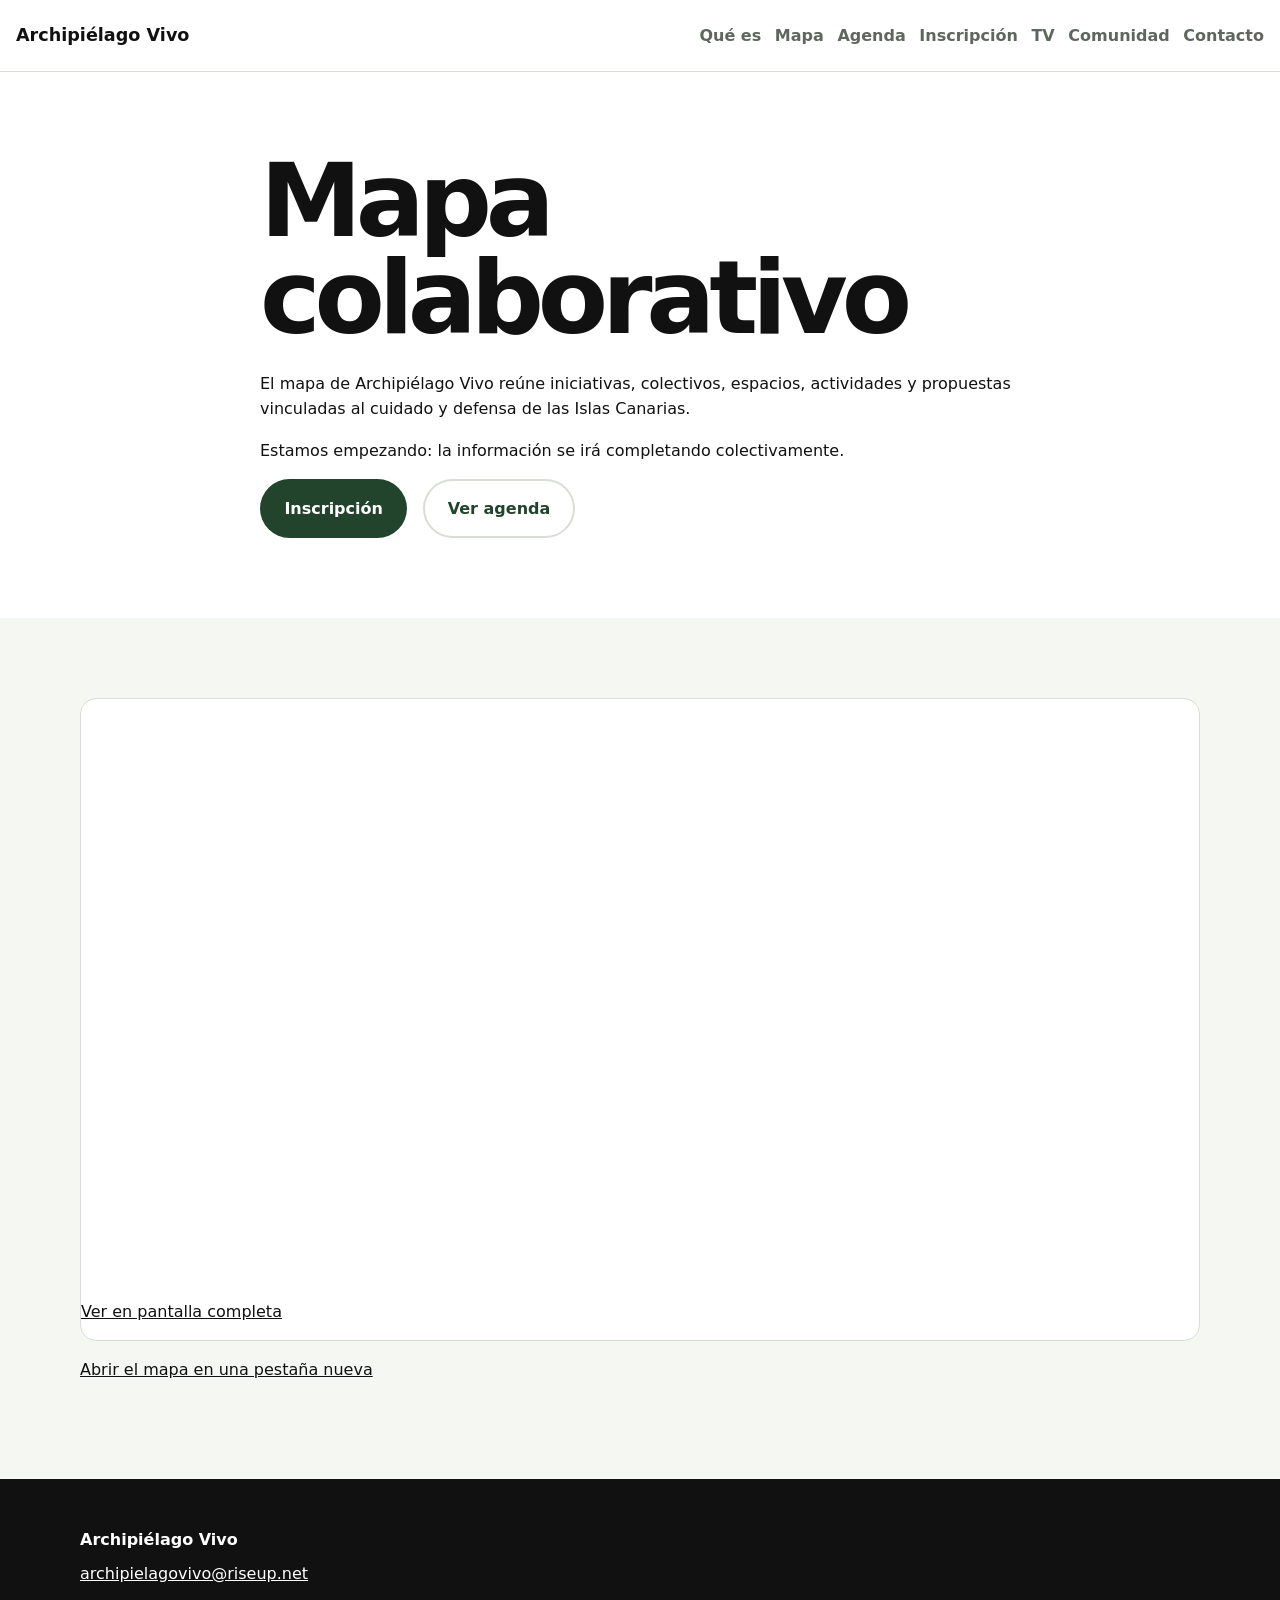
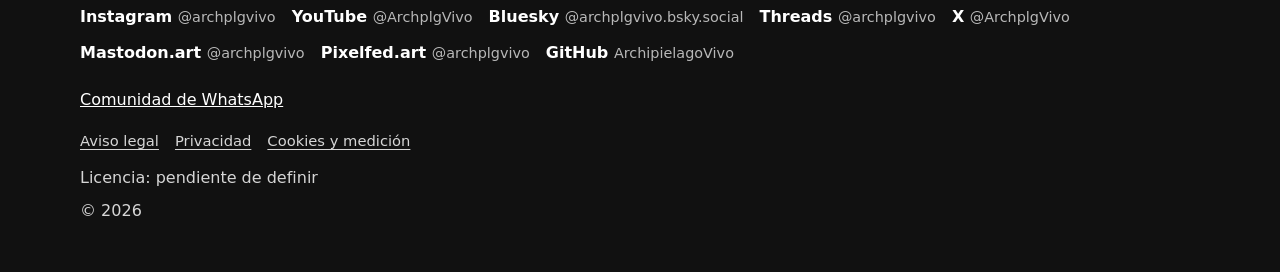
<file: mapa.html>
<!doctype html>
<html lang="es">
<head>
  <meta charset="utf-8" />
  <meta name="viewport" content="width=device-width, initial-scale=1" />

  <title>Mapa colaborativo | Archipiélago Vivo</title>
  <meta
    name="description"
    content="Mapa colaborativo de Archipiélago Vivo con iniciativas, colectivos, espacios, actividades y propuestas vinculadas al cuidado y defensa de las Islas Canarias."
  />

  <link rel="canonical" href="https://archipielagovivo.org/mapa.html" />

  <link rel="icon" href="/favicon.ico" sizes="any" />
  <link rel="icon" type="image/png" sizes="32x32" href="/favicon-32x32.png" />
  <link rel="icon" type="image/png" sizes="16x16" href="/favicon-16x16.png" />
  <link rel="apple-touch-icon" sizes="180x180" href="/apple-touch-icon.png" />
  <link rel="manifest" href="/site.webmanifest" />
  <meta name="theme-color" content="#ffffff" />
  <script src="/analytics.js" defer></script>

  <link rel="stylesheet" href="styles.css" />
</head>

<body>
  <header class="site-header">
    <a class="brand" href="/" aria-label="Inicio de Archipiélago Vivo">
      Archipiélago Vivo
    </a>

    <button
      class="menu-toggle"
      type="button"
      aria-expanded="false"
      aria-controls="main-nav"
    >
      <span class="sr-only">Abrir menú</span>
      ☰
    </button>

    <nav id="main-nav" class="main-nav" aria-label="Navegación principal">
      <a href="/#que-es">Qué es</a>
      <a href="/mapa.html" aria-current="page">Mapa</a>
      <a href="/agenda.html">Agenda</a>
      <a href="https://inscripcion.archipielagovivo.org/">Inscripción</a>
      <a href="https://tv.archipielagovivo.org/">TV</a>
      <a href="https://chat.whatsapp.com/HhhMOfygVpe51BZMyk6mzS" target="_blank" rel="noopener noreferrer">Comunidad</a>
      <a href="#contacto">Contacto</a>
    </nav>
  </header>

  <main>
    <section class="section">
      <div class="container narrow">
        <h1>Mapa colaborativo</h1>

        <p>
          El mapa de Archipiélago Vivo reúne iniciativas, colectivos, espacios,
          actividades y propuestas vinculadas al cuidado y defensa de las Islas
          Canarias.
        </p>

        <p>
          Estamos empezando: la información se irá completando colectivamente.
        </p>

        <div class="button-group">
          <a class="button button-primary" href="https://inscripcion.archipielagovivo.org/">Inscripción</a>
          <a class="button button-secondary" href="/agenda.html">Ver agenda</a>
        </div>
      </div>
    </section>

    <section class="section section-muted">
      <div class="container">
        <div class="map-container">
          <iframe title="Mapa colaborativo de Archipiélago Vivo" loading="lazy" style="width: 100%; height: 600px; border: 0;" allowfullscreen allow="geolocation" src="https://umap.openstreetmap.fr/es/map/archipielago-vivo_1422295?scaleControl=true&miniMap=false&scrollWheelZoom=true&zoomControl=true&editMode=disabled&moreControl=true&searchControl=null&tilelayersControl=null&embedControl=null&datalayersControl=true&onLoadPanel=none&captionBar=false&captionMenus=true#7/28.300000/-15.600000"></iframe><p><a href="https://umap.openstreetmap.fr/es/map/archipielago-vivo_1422295?scaleControl=true&miniMap=false&scrollWheelZoom=true&zoomControl=true&editMode=disabled&moreControl=true&searchControl=null&tilelayersControl=null&embedControl=null&datalayersControl=true&onLoadPanel=none&captionBar=false&captionMenus=true#7/28.300000/-15.600000">Ver en pantalla completa</a></p>
        </div>

        <p class="map-link">
          <a
            href="https://umap.openstreetmap.fr/es/map/archipielago-vivo_1422295"
            target="_blank"
            rel="noopener noreferrer"
          >
            Abrir el mapa en una pestaña nueva
          </a>
        </p>
      </div>
    </section>
  </main>

  <footer id="contacto" class="site-footer">
    <div class="container footer-content">
      <p><strong>Archipiélago Vivo</strong></p>

      <p><a href="mailto:archipielagovivo@riseup.net">archipielagovivo@riseup.net</a></p>

      <div class="footer-social" aria-label="Redes sociales de Archipiélago Vivo">
        <a href="https://www.instagram.com/archplgvivo/" target="_blank" rel="me noopener noreferrer">Instagram <span>@archplgvivo</span></a>
        <a href="https://www.youtube.com/@ArchplgVivo" target="_blank" rel="noopener noreferrer">YouTube <span>@ArchplgVivo</span></a>
        <a href="https://bsky.app/profile/archplgvivo.bsky.social" target="_blank" rel="me noopener noreferrer">Bluesky <span>@archplgvivo.bsky.social</span></a>
        <a href="https://www.threads.com/@archplgvivo" target="_blank" rel="noopener noreferrer">Threads <span>@archplgvivo</span></a>
        <a href="https://x.com/ArchplgVivo" target="_blank" rel="noopener noreferrer">X <span>@ArchplgVivo</span></a>
        <a href="https://mastodon.art/@archplgvivo" target="_blank" rel="me noopener noreferrer">Mastodon.art <span>@archplgvivo</span></a>
        <a href="https://pixelfed.art/archplgvivo" target="_blank" rel="me noopener noreferrer">Pixelfed.art <span>@archplgvivo</span></a>
        <a href="https://github.com/ArchipielagoVivo" target="_blank" rel="noopener noreferrer">GitHub <span>ArchipielagoVivo</span></a>
      </div>

      <p class="footer-community"><a href="https://chat.whatsapp.com/HhhMOfygVpe51BZMyk6mzS" target="_blank" rel="noopener noreferrer">Comunidad de WhatsApp</a></p>

      <nav class="footer-legal" aria-label="Información legal">
        <a href="/aviso-legal.html">Aviso legal</a>
        <a href="/privacidad.html">Privacidad</a>
        <a href="/cookies.html">Cookies y medición</a>
      </nav>

      <p>Licencia: pendiente de definir</p>
      <p>© 2026</p>
    </div>
  </footer>

  <script>
    const menuButton = document.querySelector(".menu-toggle");
    const nav = document.querySelector("#main-nav");

    menuButton.addEventListener("click", () => {
      const isOpen = menuButton.getAttribute("aria-expanded") === "true";
      menuButton.setAttribute("aria-expanded", String(!isOpen));
      nav.classList.toggle("is-open");
    });
  </script>
</body>
</html>
</file>
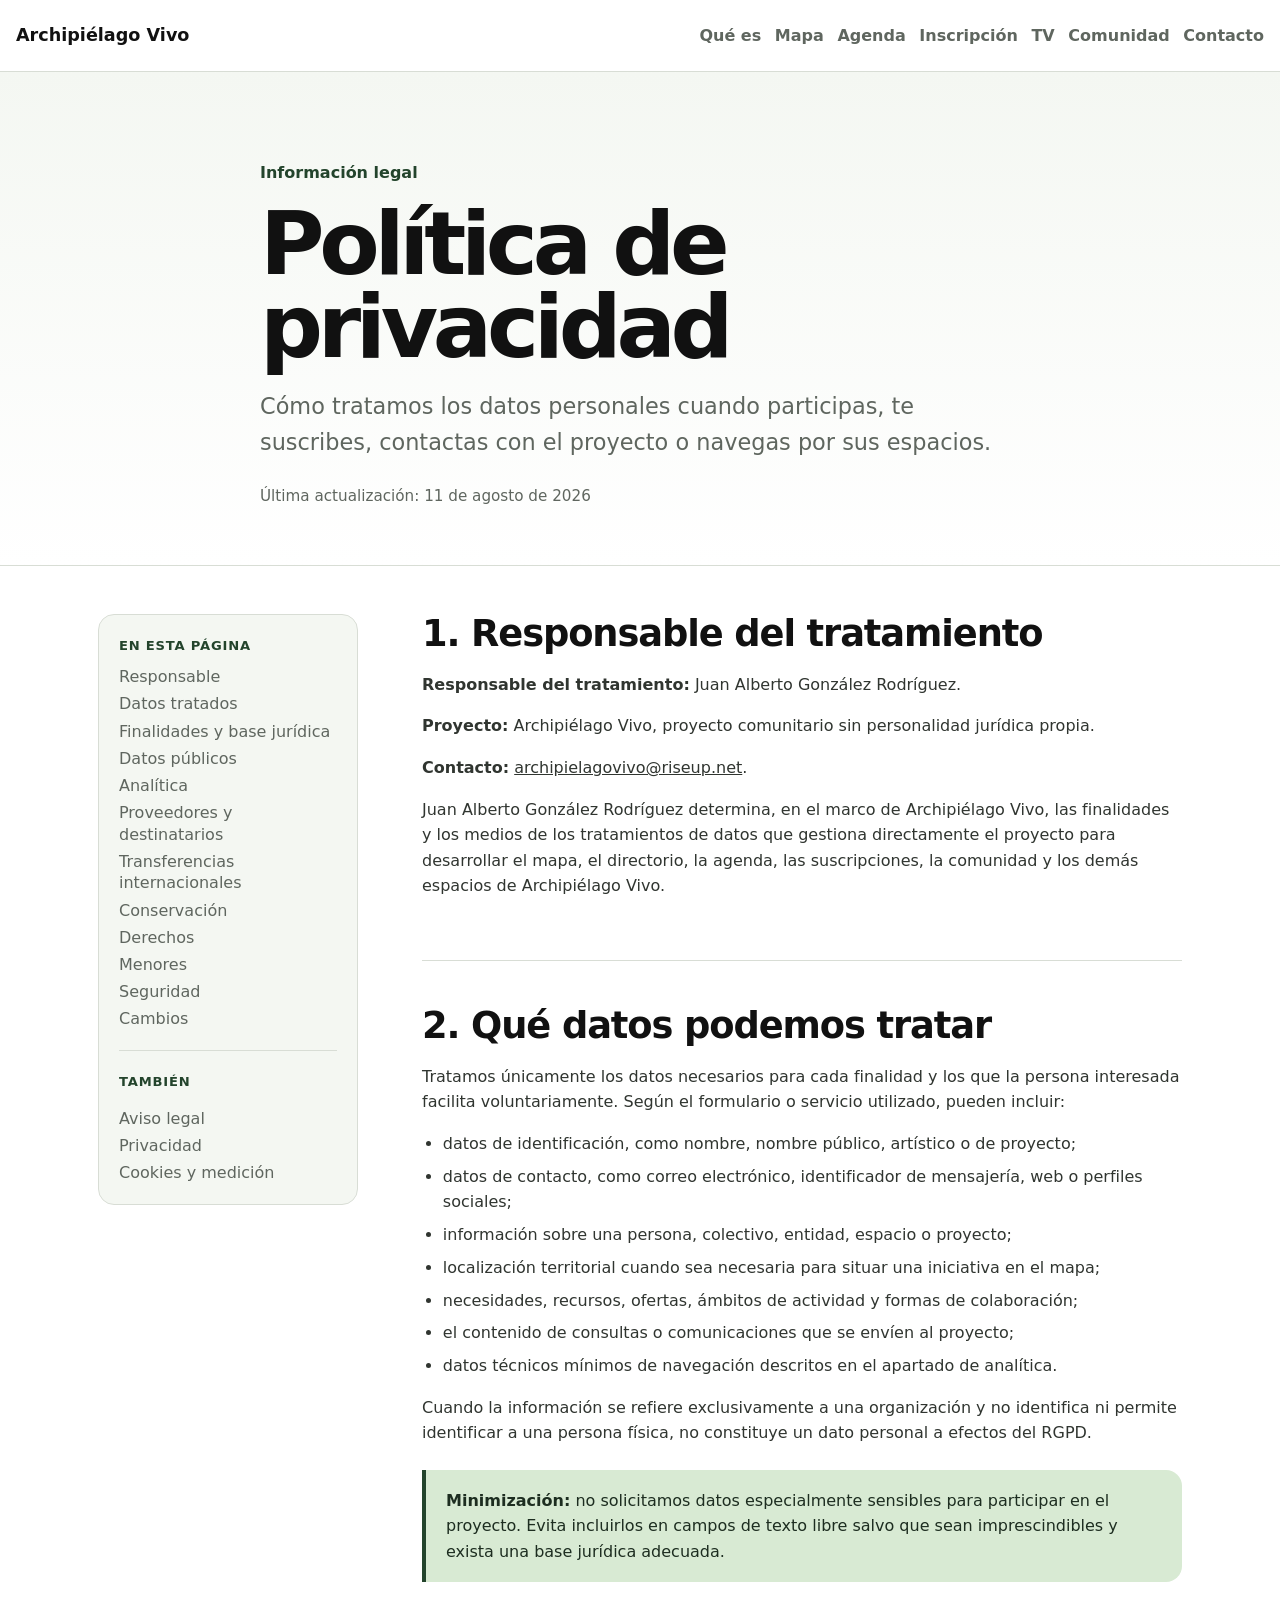
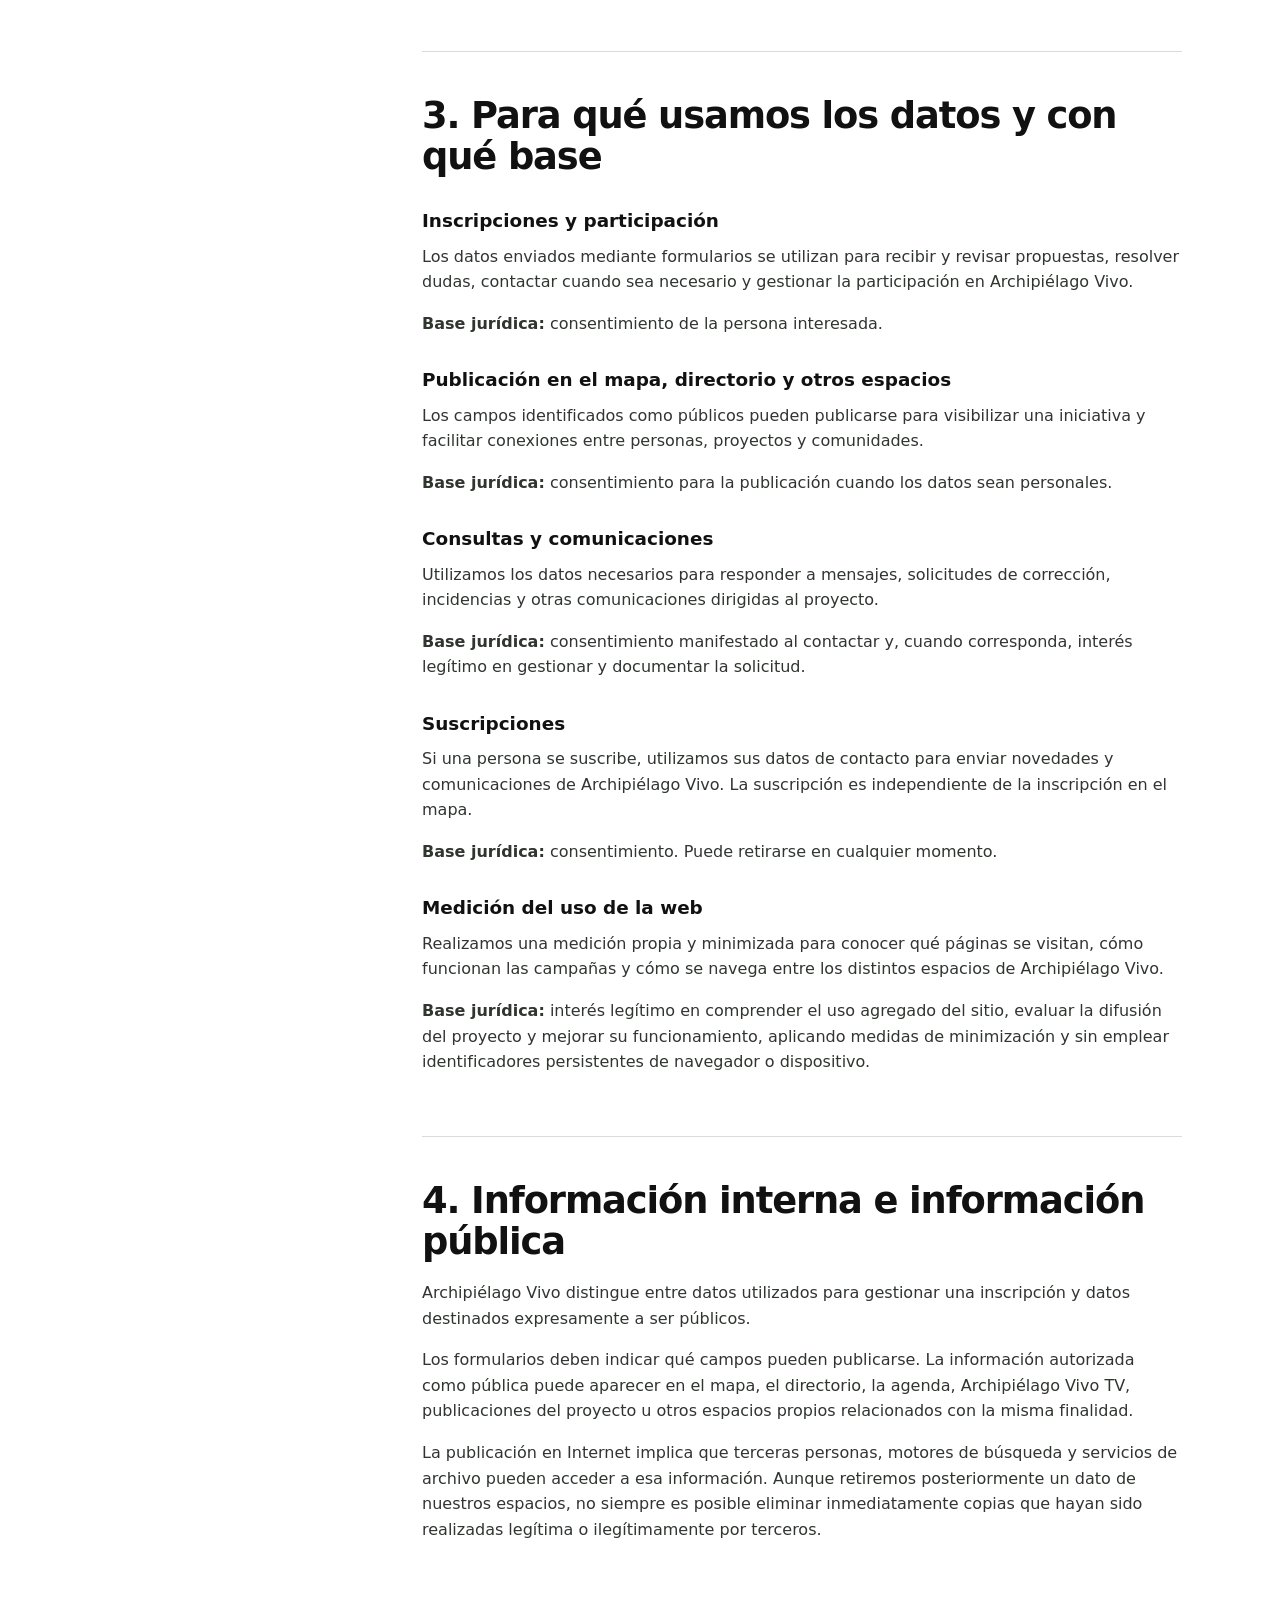
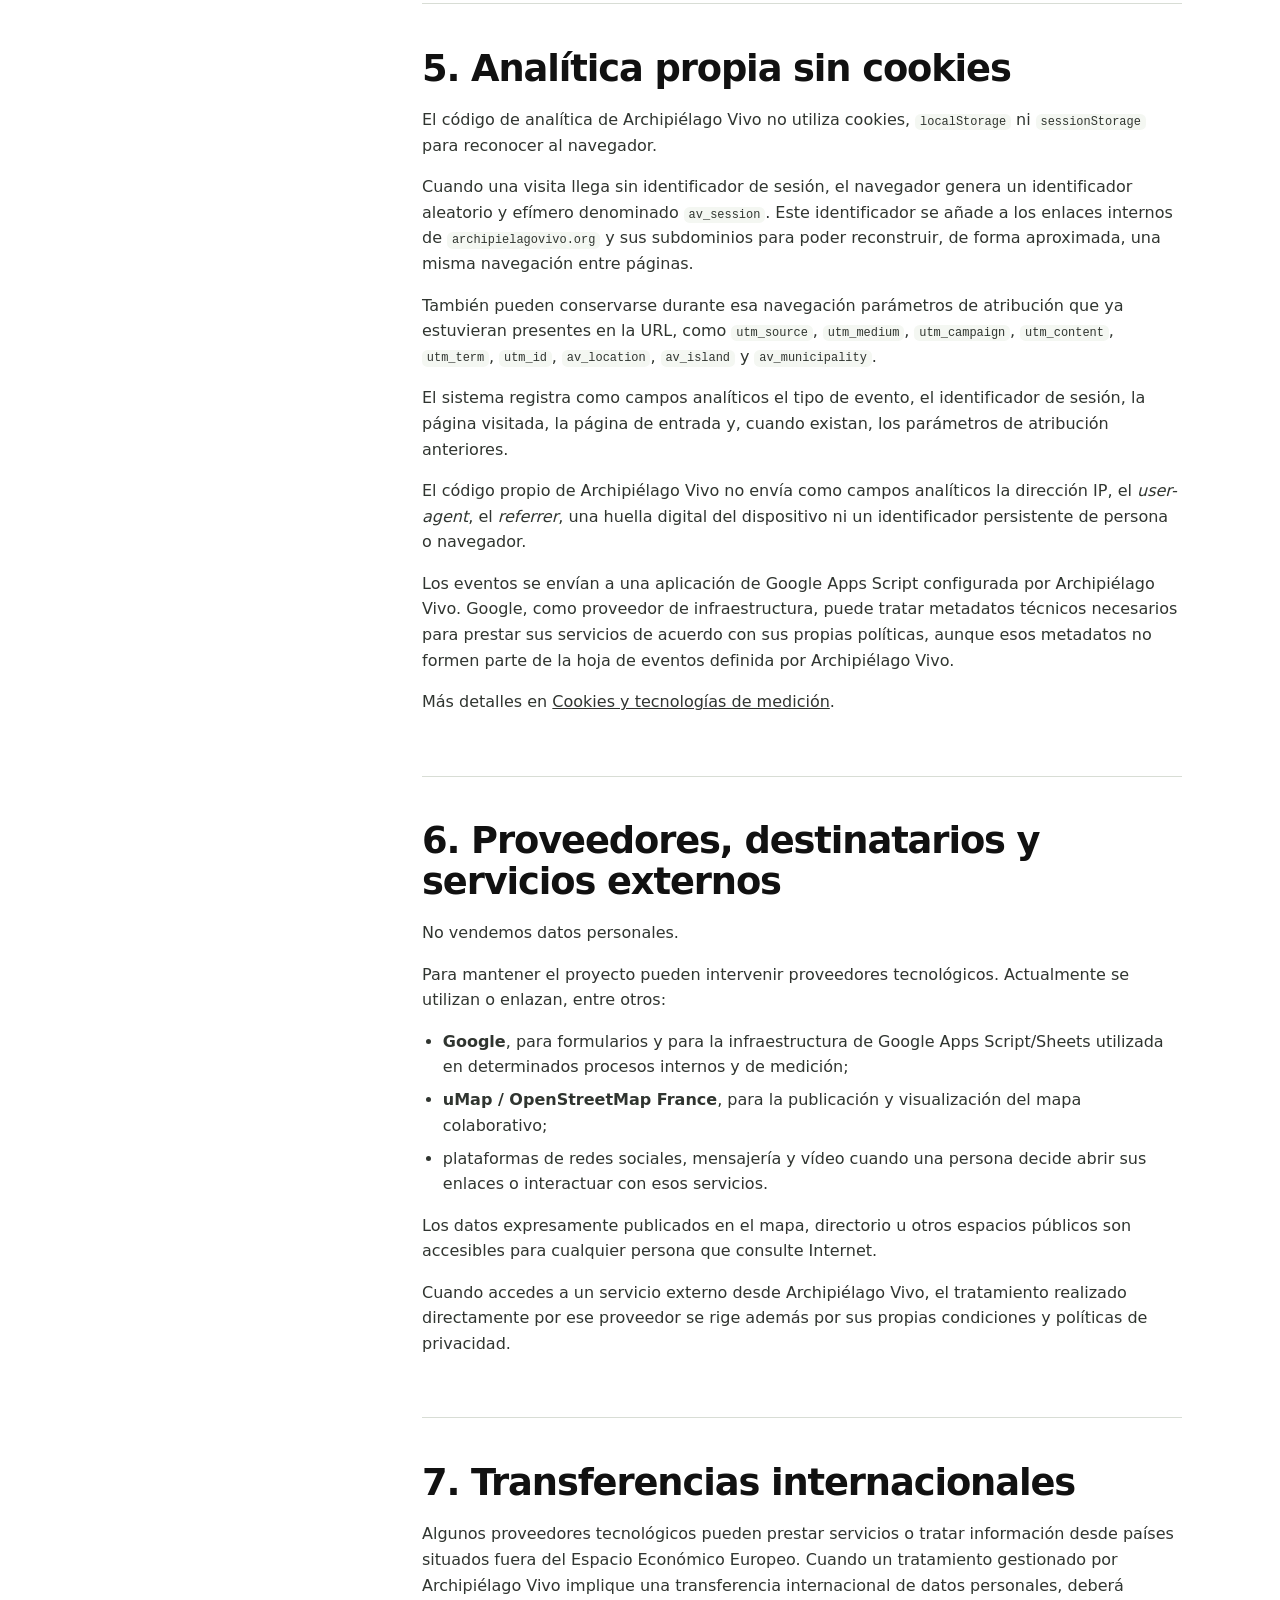
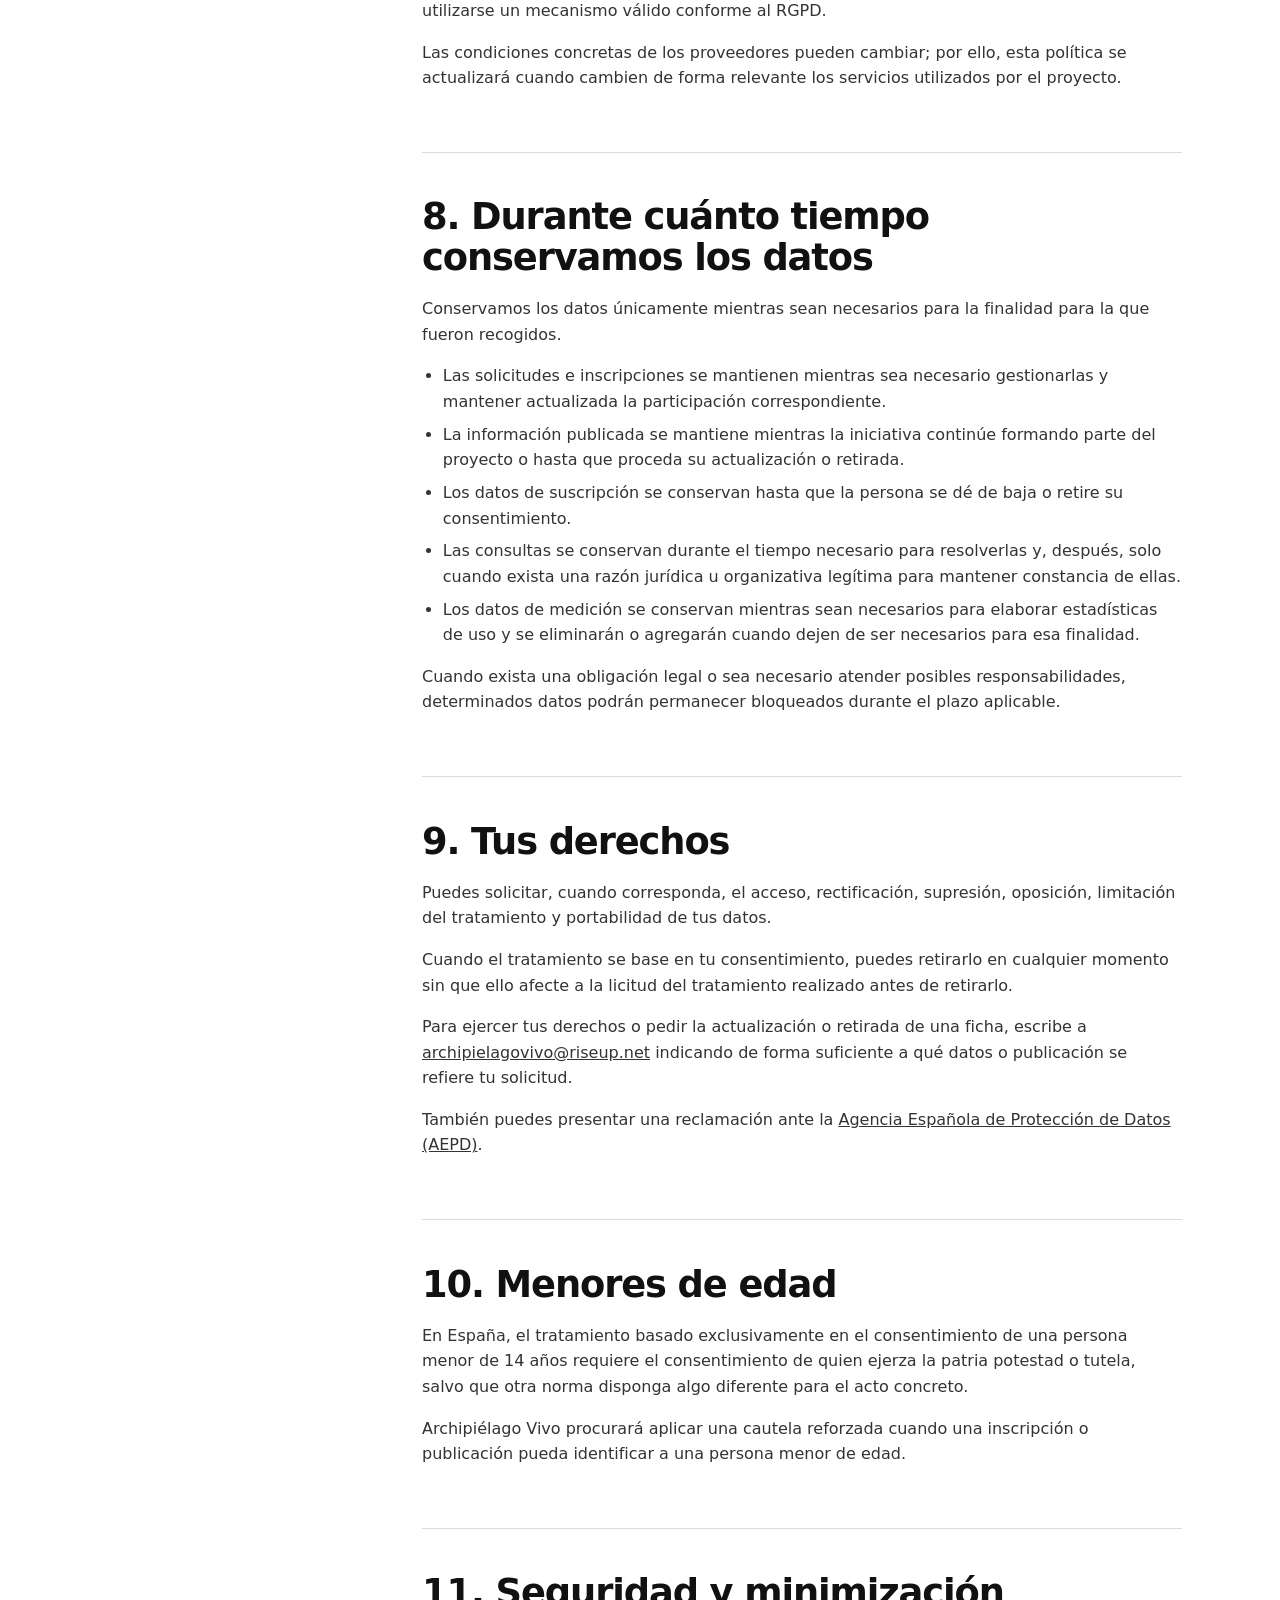
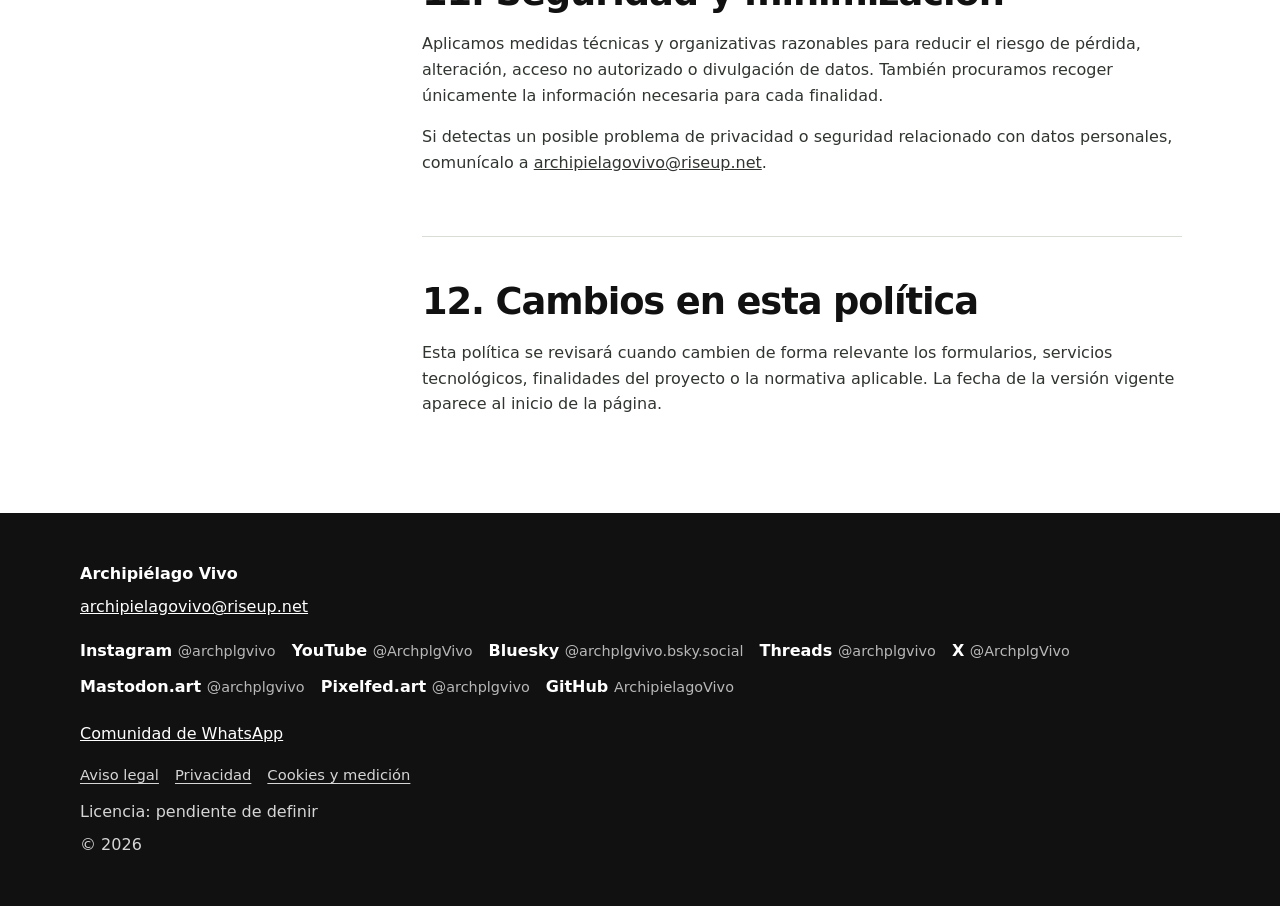
<file: privacidad.html>
<!doctype html>
<html lang="es">
<head>
  <meta charset="utf-8" />
  <meta name="viewport" content="width=device-width, initial-scale=1" />
  <title>Política de privacidad | Archipiélago Vivo</title>
  <meta name="description" content="Política de privacidad de Archipiélago Vivo: datos tratados, finalidades, publicación, analítica, proveedores y derechos." />
  <link rel="canonical" href="https://archipielagovivo.org/privacidad.html" />
  <link rel="icon" href="/favicon.ico" sizes="any" />
  <link rel="icon" type="image/png" sizes="32x32" href="/favicon-32x32.png" />
  <link rel="icon" type="image/png" sizes="16x16" href="/favicon-16x16.png" />
  <link rel="apple-touch-icon" sizes="180x180" href="/apple-touch-icon.png" />
  <link rel="manifest" href="/site.webmanifest" />
  <meta name="theme-color" content="#ffffff" />
  <script src="/analytics.js" defer></script>
  <link rel="stylesheet" href="/styles.css" />
</head>
<body>
  <header class="site-header">
    <a class="brand" href="/" aria-label="Inicio de Archipiélago Vivo">Archipiélago Vivo</a>

    <button class="menu-toggle" type="button" aria-expanded="false" aria-controls="main-nav">
      <span class="sr-only">Abrir menú</span>
      ☰
    </button>

    <nav id="main-nav" class="main-nav" aria-label="Navegación principal">
      <a href="/#que-es">Qué es</a>
      <a href="/mapa.html">Mapa</a>
      <a href="/agenda.html">Agenda</a>
      <a href="https://inscripcion.archipielagovivo.org/">Inscripción</a>
      <a href="https://tv.archipielagovivo.org/">TV</a>
      <a href="https://chat.whatsapp.com/HhhMOfygVpe51BZMyk6mzS" target="_blank" rel="noopener noreferrer">Comunidad</a>
      <a href="#contacto">Contacto</a>
    </nav>
  </header>

  <main>
    <section class="legal-hero">
      <div class="container narrow">
        <p class="eyebrow">Información legal</p>
        <h1>Política de privacidad</h1>
        <p class="legal-lead">Cómo tratamos los datos personales cuando participas, te suscribes, contactas con el proyecto o navegas por sus espacios.</p>
        <p class="legal-updated">Última actualización: 11 de agosto de 2026</p>
      </div>
    </section>

    <section class="section legal-page">
      <div class="container legal-layout">
        <aside class="legal-sidebar" aria-label="Índice de esta página">
          <p class="legal-sidebar-title">En esta página</p>
          <nav><a href="#responsable">Responsable</a><a href="#datos">Datos tratados</a><a href="#finalidades">Finalidades y base jurídica</a><a href="#publicacion">Datos públicos</a><a href="#analitica">Analítica</a><a href="#proveedores">Proveedores y destinatarios</a><a href="#transferencias">Transferencias internacionales</a><a href="#conservacion">Conservación</a><a href="#derechos">Derechos</a><a href="#menores">Menores</a><a href="#seguridad">Seguridad</a><a href="#cambios">Cambios</a></nav>
          <div class="legal-related">
            <p class="legal-sidebar-title">También</p>
            <a href="/aviso-legal.html">Aviso legal</a>
            <a href="/privacidad.html">Privacidad</a>
            <a href="/cookies.html">Cookies y medición</a>
          </div>
        </aside>

        <article class="legal-content">
          <section id="responsable" class="legal-section">
            <h2>1. Responsable del tratamiento</h2>
            <p><strong>Responsable del tratamiento:</strong> Juan Alberto González Rodríguez.</p>
            <p><strong>Proyecto:</strong> Archipiélago Vivo, proyecto comunitario sin personalidad jurídica propia.</p>
            <p><strong>Contacto:</strong> <a href="mailto:archipielagovivo@riseup.net">archipielagovivo@riseup.net</a>.</p>
            <p>Juan Alberto González Rodríguez determina, en el marco de Archipiélago Vivo, las finalidades y los medios de los tratamientos de datos que gestiona directamente el proyecto para desarrollar el mapa, el directorio, la agenda, las suscripciones, la comunidad y los demás espacios de Archipiélago Vivo.</p>
          </section>

          <section id="datos" class="legal-section">
            <h2>2. Qué datos podemos tratar</h2>
            <p>Tratamos únicamente los datos necesarios para cada finalidad y los que la persona interesada facilita voluntariamente. Según el formulario o servicio utilizado, pueden incluir:</p>
            <ul>
              <li>datos de identificación, como nombre, nombre público, artístico o de proyecto;</li>
              <li>datos de contacto, como correo electrónico, identificador de mensajería, web o perfiles sociales;</li>
              <li>información sobre una persona, colectivo, entidad, espacio o proyecto;</li>
              <li>localización territorial cuando sea necesaria para situar una iniciativa en el mapa;</li>
              <li>necesidades, recursos, ofertas, ámbitos de actividad y formas de colaboración;</li>
              <li>el contenido de consultas o comunicaciones que se envíen al proyecto;</li>
              <li>datos técnicos mínimos de navegación descritos en el apartado de analítica.</li>
            </ul>
            <p>Cuando la información se refiere exclusivamente a una organización y no identifica ni permite identificar a una persona física, no constituye un dato personal a efectos del RGPD.</p>
            <div class="legal-note"><strong>Minimización:</strong> no solicitamos datos especialmente sensibles para participar en el proyecto. Evita incluirlos en campos de texto libre salvo que sean imprescindibles y exista una base jurídica adecuada.</div>
          </section>

          <section id="finalidades" class="legal-section">
            <h2>3. Para qué usamos los datos y con qué base</h2>
            <h3>Inscripciones y participación</h3>
            <p>Los datos enviados mediante formularios se utilizan para recibir y revisar propuestas, resolver dudas, contactar cuando sea necesario y gestionar la participación en Archipiélago Vivo.</p>
            <p><strong>Base jurídica:</strong> consentimiento de la persona interesada.</p>

            <h3>Publicación en el mapa, directorio y otros espacios</h3>
            <p>Los campos identificados como públicos pueden publicarse para visibilizar una iniciativa y facilitar conexiones entre personas, proyectos y comunidades.</p>
            <p><strong>Base jurídica:</strong> consentimiento para la publicación cuando los datos sean personales.</p>

            <h3>Consultas y comunicaciones</h3>
            <p>Utilizamos los datos necesarios para responder a mensajes, solicitudes de corrección, incidencias y otras comunicaciones dirigidas al proyecto.</p>
            <p><strong>Base jurídica:</strong> consentimiento manifestado al contactar y, cuando corresponda, interés legítimo en gestionar y documentar la solicitud.</p>

            <h3>Suscripciones</h3>
            <p>Si una persona se suscribe, utilizamos sus datos de contacto para enviar novedades y comunicaciones de Archipiélago Vivo. La suscripción es independiente de la inscripción en el mapa.</p>
            <p><strong>Base jurídica:</strong> consentimiento. Puede retirarse en cualquier momento.</p>

            <h3>Medición del uso de la web</h3>
            <p>Realizamos una medición propia y minimizada para conocer qué páginas se visitan, cómo funcionan las campañas y cómo se navega entre los distintos espacios de Archipiélago Vivo.</p>
            <p><strong>Base jurídica:</strong> interés legítimo en comprender el uso agregado del sitio, evaluar la difusión del proyecto y mejorar su funcionamiento, aplicando medidas de minimización y sin emplear identificadores persistentes de navegador o dispositivo.</p>
          </section>

          <section id="publicacion" class="legal-section">
            <h2>4. Información interna e información pública</h2>
            <p>Archipiélago Vivo distingue entre datos utilizados para gestionar una inscripción y datos destinados expresamente a ser públicos.</p>
            <p>Los formularios deben indicar qué campos pueden publicarse. La información autorizada como pública puede aparecer en el mapa, el directorio, la agenda, Archipiélago Vivo TV, publicaciones del proyecto u otros espacios propios relacionados con la misma finalidad.</p>
            <p>La publicación en Internet implica que terceras personas, motores de búsqueda y servicios de archivo pueden acceder a esa información. Aunque retiremos posteriormente un dato de nuestros espacios, no siempre es posible eliminar inmediatamente copias que hayan sido realizadas legítima o ilegítimamente por terceros.</p>
          </section>

          <section id="analitica" class="legal-section">
            <h2>5. Analítica propia sin cookies</h2>
            <p>El código de analítica de Archipiélago Vivo no utiliza cookies, <code>localStorage</code> ni <code>sessionStorage</code> para reconocer al navegador.</p>
            <p>Cuando una visita llega sin identificador de sesión, el navegador genera un identificador aleatorio y efímero denominado <code>av_session</code>. Este identificador se añade a los enlaces internos de <code>archipielagovivo.org</code> y sus subdominios para poder reconstruir, de forma aproximada, una misma navegación entre páginas.</p>
            <p>También pueden conservarse durante esa navegación parámetros de atribución que ya estuvieran presentes en la URL, como <code>utm_source</code>, <code>utm_medium</code>, <code>utm_campaign</code>, <code>utm_content</code>, <code>utm_term</code>, <code>utm_id</code>, <code>av_location</code>, <code>av_island</code> y <code>av_municipality</code>.</p>
            <p>El sistema registra como campos analíticos el tipo de evento, el identificador de sesión, la página visitada, la página de entrada y, cuando existan, los parámetros de atribución anteriores.</p>
            <p>El código propio de Archipiélago Vivo no envía como campos analíticos la dirección IP, el <em>user-agent</em>, el <em>referrer</em>, una huella digital del dispositivo ni un identificador persistente de persona o navegador.</p>
            <p>Los eventos se envían a una aplicación de Google Apps Script configurada por Archipiélago Vivo. Google, como proveedor de infraestructura, puede tratar metadatos técnicos necesarios para prestar sus servicios de acuerdo con sus propias políticas, aunque esos metadatos no formen parte de la hoja de eventos definida por Archipiélago Vivo.</p>
            <p>Más detalles en <a href="/cookies.html">Cookies y tecnologías de medición</a>.</p>
          </section>

          <section id="proveedores" class="legal-section">
            <h2>6. Proveedores, destinatarios y servicios externos</h2>
            <p>No vendemos datos personales.</p>
            <p>Para mantener el proyecto pueden intervenir proveedores tecnológicos. Actualmente se utilizan o enlazan, entre otros:</p>
            <ul>
              <li><strong>Google</strong>, para formularios y para la infraestructura de Google Apps Script/Sheets utilizada en determinados procesos internos y de medición;</li>
              <li><strong>uMap / OpenStreetMap France</strong>, para la publicación y visualización del mapa colaborativo;</li>
              <li>plataformas de redes sociales, mensajería y vídeo cuando una persona decide abrir sus enlaces o interactuar con esos servicios.</li>
            </ul>
            <p>Los datos expresamente publicados en el mapa, directorio u otros espacios públicos son accesibles para cualquier persona que consulte Internet.</p>
            <p>Cuando accedes a un servicio externo desde Archipiélago Vivo, el tratamiento realizado directamente por ese proveedor se rige además por sus propias condiciones y políticas de privacidad.</p>
          </section>

          <section id="transferencias" class="legal-section">
            <h2>7. Transferencias internacionales</h2>
            <p>Algunos proveedores tecnológicos pueden prestar servicios o tratar información desde países situados fuera del Espacio Económico Europeo. Cuando un tratamiento gestionado por Archipiélago Vivo implique una transferencia internacional de datos personales, deberá utilizarse un mecanismo válido conforme al RGPD.</p>
            <p>Las condiciones concretas de los proveedores pueden cambiar; por ello, esta política se actualizará cuando cambien de forma relevante los servicios utilizados por el proyecto.</p>
          </section>

          <section id="conservacion" class="legal-section">
            <h2>8. Durante cuánto tiempo conservamos los datos</h2>
            <p>Conservamos los datos únicamente mientras sean necesarios para la finalidad para la que fueron recogidos.</p>
            <ul>
              <li>Las solicitudes e inscripciones se mantienen mientras sea necesario gestionarlas y mantener actualizada la participación correspondiente.</li>
              <li>La información publicada se mantiene mientras la iniciativa continúe formando parte del proyecto o hasta que proceda su actualización o retirada.</li>
              <li>Los datos de suscripción se conservan hasta que la persona se dé de baja o retire su consentimiento.</li>
              <li>Las consultas se conservan durante el tiempo necesario para resolverlas y, después, solo cuando exista una razón jurídica u organizativa legítima para mantener constancia de ellas.</li>
              <li>Los datos de medición se conservan mientras sean necesarios para elaborar estadísticas de uso y se eliminarán o agregarán cuando dejen de ser necesarios para esa finalidad.</li>
            </ul>
            <p>Cuando exista una obligación legal o sea necesario atender posibles responsabilidades, determinados datos podrán permanecer bloqueados durante el plazo aplicable.</p>
          </section>

          <section id="derechos" class="legal-section">
            <h2>9. Tus derechos</h2>
            <p>Puedes solicitar, cuando corresponda, el acceso, rectificación, supresión, oposición, limitación del tratamiento y portabilidad de tus datos.</p>
            <p>Cuando el tratamiento se base en tu consentimiento, puedes retirarlo en cualquier momento sin que ello afecte a la licitud del tratamiento realizado antes de retirarlo.</p>
            <p>Para ejercer tus derechos o pedir la actualización o retirada de una ficha, escribe a <a href="mailto:archipielagovivo@riseup.net">archipielagovivo@riseup.net</a> indicando de forma suficiente a qué datos o publicación se refiere tu solicitud.</p>
            <p>También puedes presentar una reclamación ante la <a href="https://www.aepd.es/" target="_blank" rel="noopener noreferrer">Agencia Española de Protección de Datos (AEPD)</a>.</p>
          </section>

          <section id="menores" class="legal-section">
            <h2>10. Menores de edad</h2>
            <p>En España, el tratamiento basado exclusivamente en el consentimiento de una persona menor de 14 años requiere el consentimiento de quien ejerza la patria potestad o tutela, salvo que otra norma disponga algo diferente para el acto concreto.</p>
            <p>Archipiélago Vivo procurará aplicar una cautela reforzada cuando una inscripción o publicación pueda identificar a una persona menor de edad.</p>
          </section>

          <section id="seguridad" class="legal-section">
            <h2>11. Seguridad y minimización</h2>
            <p>Aplicamos medidas técnicas y organizativas razonables para reducir el riesgo de pérdida, alteración, acceso no autorizado o divulgación de datos. También procuramos recoger únicamente la información necesaria para cada finalidad.</p>
            <p>Si detectas un posible problema de privacidad o seguridad relacionado con datos personales, comunícalo a <a href="mailto:archipielagovivo@riseup.net">archipielagovivo@riseup.net</a>.</p>
          </section>

          <section id="cambios" class="legal-section">
            <h2>12. Cambios en esta política</h2>
            <p>Esta política se revisará cuando cambien de forma relevante los formularios, servicios tecnológicos, finalidades del proyecto o la normativa aplicable. La fecha de la versión vigente aparece al inicio de la página.</p>
          </section>
        </article>
      </div>
    </section>
  </main>

  <footer id="contacto" class="site-footer">
    <div class="container footer-content">
      <p><strong>Archipiélago Vivo</strong></p>

      <p><a href="mailto:archipielagovivo@riseup.net">archipielagovivo@riseup.net</a></p>

      <div class="footer-social" aria-label="Redes sociales de Archipiélago Vivo">
        <a href="https://www.instagram.com/archplgvivo/" target="_blank" rel="me noopener noreferrer">Instagram <span>@archplgvivo</span></a>
        <a href="https://www.youtube.com/@ArchplgVivo" target="_blank" rel="noopener noreferrer">YouTube <span>@ArchplgVivo</span></a>
        <a href="https://bsky.app/profile/archplgvivo.bsky.social" target="_blank" rel="me noopener noreferrer">Bluesky <span>@archplgvivo.bsky.social</span></a>
        <a href="https://www.threads.com/@archplgvivo" target="_blank" rel="noopener noreferrer">Threads <span>@archplgvivo</span></a>
        <a href="https://x.com/ArchplgVivo" target="_blank" rel="noopener noreferrer">X <span>@ArchplgVivo</span></a>
        <a href="https://mastodon.art/@archplgvivo" target="_blank" rel="me noopener noreferrer">Mastodon.art <span>@archplgvivo</span></a>
        <a href="https://pixelfed.art/archplgvivo" target="_blank" rel="me noopener noreferrer">Pixelfed.art <span>@archplgvivo</span></a>
        <a href="https://github.com/ArchipielagoVivo" target="_blank" rel="noopener noreferrer">GitHub <span>ArchipielagoVivo</span></a>
      </div>

      <p class="footer-community"><a href="https://chat.whatsapp.com/HhhMOfygVpe51BZMyk6mzS" target="_blank" rel="noopener noreferrer">Comunidad de WhatsApp</a></p>

      <nav class="footer-legal" aria-label="Información legal">
        <a href="/aviso-legal.html">Aviso legal</a>
        <a href="/privacidad.html">Privacidad</a>
        <a href="/cookies.html">Cookies y medición</a>
      </nav>

      <p>Licencia: pendiente de definir</p>
      <p>© 2026</p>
    </div>
  </footer>
  <script>
    const menuButton = document.querySelector(".menu-toggle");
    const nav = document.querySelector("#main-nav");
    menuButton.addEventListener("click", () => {
      const isOpen = menuButton.getAttribute("aria-expanded") === "true";
      menuButton.setAttribute("aria-expanded", String(!isOpen));
      nav.classList.toggle("is-open");
    });
  </script>
</body>
</html>
</file>
<file: styles.css>
:root {
  --color-bg: #ffffff;
  --color-text: #111111;
  --color-muted: #5f665f;
  --color-soft: #f4f7f2;
  --color-primary: #d8ead3;
  --color-primary-dark: #23442c;
  --color-border: #d8ddd5;

  --font-base: system-ui, -apple-system, BlinkMacSystemFont, "Segoe UI", sans-serif;

  --container: 1120px;
  --radius: 1rem;
  --shadow: 0 1rem 3rem rgba(0, 0, 0, 0.06);
}

* {
  box-sizing: border-box;
}

html {
  scroll-behavior: smooth;
}

body {
  margin: 0;
  font-family: var(--font-base);
  color: var(--color-text);
  background: var(--color-bg);
  line-height: 1.6;
}

a {
  color: inherit;
}

a:focus-visible,
button:focus-visible {
  outline: 3px solid var(--color-primary-dark);
  outline-offset: 4px;
}

.container {
  width: min(100% - 2rem, var(--container));
  margin-inline: auto;
}

.narrow {
  max-width: 760px;
}

.site-header {
  position: sticky;
  top: 0;
  z-index: 10;
  display: flex;
  align-items: center;
  justify-content: space-between;
  gap: 1.5rem;
  min-height: 72px;
  padding: 0 1rem;
  background: rgba(255, 255, 255, 0.94);
  border-bottom: 1px solid var(--color-border);
  backdrop-filter: blur(10px);
}

.brand {
  font-weight: 750;
  font-size: 1.1rem;
  text-decoration: none;
}

.main-nav {
  display: flex;
  gap: 0.85rem;
  align-items: center;
}

.main-nav a {
  text-decoration: none;
  color: var(--color-muted);
  font-weight: 600;
  white-space: nowrap;
}

.main-nav a:hover {
  color: var(--color-text);
}

.menu-toggle {
  display: none;
  border: 1px solid var(--color-border);
  background: var(--color-bg);
  border-radius: 0.5rem;
  padding: 0.5rem 0.7rem;
  font-size: 1.3rem;
  cursor: pointer;
}

.hero {
  min-height: calc(100vh - 72px);
  display: grid;
  place-items: center;
  padding: 4rem 0;
  background: linear-gradient(180deg, var(--color-soft), #ffffff);
}

.hero-content {
  max-width: 900px;
}

.eyebrow {
  color: var(--color-primary-dark);
  font-weight: 700;
  margin-bottom: 1rem;
}

h1,
h2,
h3,
p {
  margin-top: 0;
}

h1 {
  font-size: clamp(3rem, 8vw, 6.5rem);
  line-height: 0.95;
  letter-spacing: -0.06em;
  margin-bottom: 1.5rem;
}

h2 {
  font-size: clamp(2rem, 4vw, 3rem);
  line-height: 1.1;
  letter-spacing: -0.03em;
  margin-bottom: 1.5rem;
}

h3 {
  font-size: 1.25rem;
  margin-bottom: 0.5rem;
}

.hero-text {
  max-width: 760px;
  font-size: clamp(1.25rem, 2vw, 1.6rem);
  color: var(--color-muted);
  margin-bottom: 2rem;
}

.section {
  padding: 5rem 0;
}

.section-muted {
  background: var(--color-soft);
}

.cards {
  display: grid;
  grid-template-columns: repeat(4, 1fr);
  gap: 1rem;
}

.card {
  min-height: 180px;
  padding: 1.5rem;
  background: #ffffff;
  border: 1px solid var(--color-border);
  border-radius: var(--radius);
}

.card p {
  color: var(--color-muted);
}

.card-link {
  color: inherit;
  text-decoration: none;
}

.card-link:hover {
  border-color: var(--color-primary-dark);
}

.notice {
  padding: clamp(1.5rem, 4vw, 3rem);
  background: var(--color-primary);
  border-radius: var(--radius);
  box-shadow: var(--shadow);
}

.notice p {
  max-width: 720px;
}

.cta {
  text-align: center;
}

.button-group {
  display: flex;
  flex-wrap: wrap;
  gap: 1rem;
}

.button-group.center {
  justify-content: center;
}

.button {
  display: inline-flex;
  align-items: center;
  justify-content: center;
  min-height: 56px;
  padding: 0.9rem 1.4rem;
  border-radius: 999px;
  font-weight: 750;
  text-decoration: none;
  border: 2px solid transparent;
}

.button-primary {
  background: var(--color-primary-dark);
  color: #ffffff;
}

.button-primary:hover {
  background: #14291a;
}

.button-secondary {
  background: #ffffff;
  color: var(--color-primary-dark);
  border-color: var(--color-border);
}

.button-secondary:hover {
  border-color: var(--color-primary-dark);
}

.site-footer {
  padding: 3rem 0;
  background: #111111;
  color: #ffffff;
}

.footer-content {
  display: grid;
  gap: 0.5rem;
}

.footer-content p {
  margin: 0;
  color: #d6d6d6;
}

.footer-content strong {
  color: #ffffff;
}

.footer-content a {
  color: #ffffff;
}

.footer-social {
  display: flex;
  flex-wrap: wrap;
  gap: 0.65rem 1rem;
  margin: 0.6rem 0;
}

.footer-social a {
  display: inline-flex;
  gap: 0.35rem;
  align-items: baseline;
  text-decoration: none;
  font-weight: 700;
}

.footer-social a:hover {
  text-decoration: underline;
}

.footer-social span {
  color: #b8b8b8;
  font-size: 0.9rem;
  font-weight: 500;
}

.footer-community {
  margin-top: 0.25rem !important;
}

.action-grid-compact .action-card {
  min-height: 190px;
}

.sr-only {
  position: absolute;
  width: 1px;
  height: 1px;
  overflow: hidden;
  clip: rect(0, 0, 0, 0);
  white-space: nowrap;
}

@media (max-width: 900px) {
  .cards {
    grid-template-columns: repeat(2, 1fr);
  }
}

@media (max-width: 860px) {
  .menu-toggle {
    display: inline-flex;
  }

  .main-nav {
    position: absolute;
    top: 72px;
    left: 0;
    right: 0;
    display: none;
    flex-direction: column;
    align-items: stretch;
    gap: 0;
    background: #ffffff;
    border-bottom: 1px solid var(--color-border);
  }

  .main-nav.is-open {
    display: flex;
  }

  .main-nav a {
    padding: 1rem;
    border-top: 1px solid var(--color-border);
  }
}

@media (max-width: 720px) {
  .hero {
    min-height: auto;
    padding: 5rem 0 4rem;
  }

  .cards {
    grid-template-columns: 1fr;
  }

  .button {
    width: 100%;
  }

  .section {
    padding: 4rem 0;
  }
}

@media (prefers-reduced-motion: reduce) {
  html {
    scroll-behavior: auto;
  }
}

/* mapa */
.map-container {
  overflow: hidden;
  border: 1px solid var(--color-border);
  border-radius: var(--radius);
  background: #ffffff;
}

.map-container iframe {
  display: block;
  width: 100%;
  min-height: 420px;
  border: 0;
}

.map-link {
  margin-top: 1rem;
}

@media (max-width: 720px) {
  .map-container iframe {
    height: 460px;
  }
}

/* participa */
.qr-section {
  text-align: center;
}

.qr-image {
  display: block;
  width: min(100%, 280px);
  height: auto;
  margin: 1rem auto;
  border-radius: var(--radius);
}


.action-grid {
  display: grid;
  grid-template-columns: repeat(3, 1fr);
  gap: 1rem;
  margin-top: 2rem;
}

.action-card {
  display: flex;
  flex-direction: column;
  gap: 0.6rem;
  min-height: 210px;
  padding: 1.5rem;
  background: #ffffff;
  border: 1px solid var(--color-border);
  border-radius: var(--radius);
  text-decoration: none;
  box-shadow: none;
}

.action-card:hover {
  border-color: var(--color-primary-dark);
}

.action-card strong {
  font-size: 1.15rem;
  line-height: 1.25;
}

.action-card span:last-child {
  color: var(--color-muted);
}

.action-kicker {
  width: fit-content;
  padding: 0.25rem 0.6rem;
  border-radius: 999px;
  background: var(--color-primary);
  color: var(--color-primary-dark);
  font-size: 0.85rem;
  font-weight: 700;
}

@media (max-width: 900px) {
  .action-grid {
    grid-template-columns: repeat(2, 1fr);
  }
}

@media (max-width: 720px) {
  .action-grid {
    grid-template-columns: 1fr;
  }

  .action-card {
    min-height: auto;
  }
}

/* legal */
.legal-hero {
  padding: 5.5rem 0 3.5rem;
  background: linear-gradient(180deg, var(--color-soft), #ffffff);
  border-bottom: 1px solid var(--color-border);
}

.legal-hero h1 {
  font-size: clamp(2.8rem, 7vw, 5.5rem);
  margin-bottom: 1.25rem;
}

.legal-lead {
  max-width: 760px;
  font-size: clamp(1.15rem, 2vw, 1.4rem);
  color: var(--color-muted);
}

.legal-updated {
  margin: 1.5rem 0 0;
  color: var(--color-muted);
  font-size: 0.95rem;
}

.legal-page {
  padding-top: 3rem;
}

.legal-layout {
  display: grid;
  grid-template-columns: minmax(210px, 260px) minmax(0, 760px);
  gap: clamp(2rem, 5vw, 5rem);
  justify-content: center;
  align-items: start;
}

.legal-sidebar {
  position: sticky;
  top: 96px;
  padding: 1.25rem;
  border: 1px solid var(--color-border);
  border-radius: var(--radius);
  background: var(--color-soft);
}

.legal-sidebar-title {
  margin: 0 0 0.65rem;
  font-size: 0.82rem;
  font-weight: 800;
  letter-spacing: 0.06em;
  text-transform: uppercase;
  color: var(--color-primary-dark);
}

.legal-sidebar nav,
.legal-related {
  display: grid;
  gap: 0.35rem;
}

.legal-sidebar a {
  color: var(--color-muted);
  text-decoration: none;
  line-height: 1.35;
}

.legal-sidebar a:hover {
  color: var(--color-text);
  text-decoration: underline;
}

.legal-related {
  margin-top: 1.25rem;
  padding-top: 1.25rem;
  border-top: 1px solid var(--color-border);
}

.legal-content {
  min-width: 0;
}

.legal-section {
  padding-bottom: 2.8rem;
  margin-bottom: 2.8rem;
  border-bottom: 1px solid var(--color-border);
  scroll-margin-top: 100px;
}

.legal-section:last-child {
  padding-bottom: 0;
  margin-bottom: 0;
  border-bottom: 0;
}

.legal-section h2 {
  font-size: clamp(1.7rem, 3vw, 2.3rem);
  margin-bottom: 1.1rem;
}

.legal-section h3 {
  margin-top: 1.8rem;
  font-size: 1.15rem;
}

.legal-section p,
.legal-section li {
  color: #303530;
}

.legal-section ul {
  padding-left: 1.3rem;
}

.legal-section li + li {
  margin-top: 0.45rem;
}

.legal-section code {
  overflow-wrap: anywhere;
  padding: 0.08rem 0.3rem;
  border-radius: 0.35rem;
  background: var(--color-soft);
  font-size: 0.92em;
}

.legal-note {
  margin: 1.5rem 0;
  padding: 1.1rem 1.25rem;
  border-left: 4px solid var(--color-primary-dark);
  border-radius: 0 var(--radius) var(--radius) 0;
  background: var(--color-primary);
  color: #1d2d20;
}

.legal-code-list {
  line-height: 2;
}

.legal-contact-button {
  width: auto;
  max-width: 100%;
  overflow-wrap: anywhere;
}

.footer-legal {
  display: flex;
  flex-wrap: wrap;
  gap: 0.4rem 1rem;
  margin: 0.55rem 0 0.25rem;
}

.footer-legal a {
  color: #d6d6d6;
  font-size: 0.92rem;
  text-decoration: underline;
  text-underline-offset: 0.18em;
}

.footer-legal a:hover {
  color: #ffffff;
}

@media (max-width: 860px) {
  .legal-layout {
    grid-template-columns: 1fr;
    gap: 2rem;
  }

  .legal-sidebar {
    position: static;
  }

  .legal-sidebar nav {
    grid-template-columns: repeat(2, minmax(0, 1fr));
    gap: 0.55rem 1rem;
  }
}

@media (max-width: 560px) {
  .legal-hero {
    padding: 4rem 0 2.5rem;
  }

  .legal-sidebar nav {
    grid-template-columns: 1fr;
  }
}
</file>
